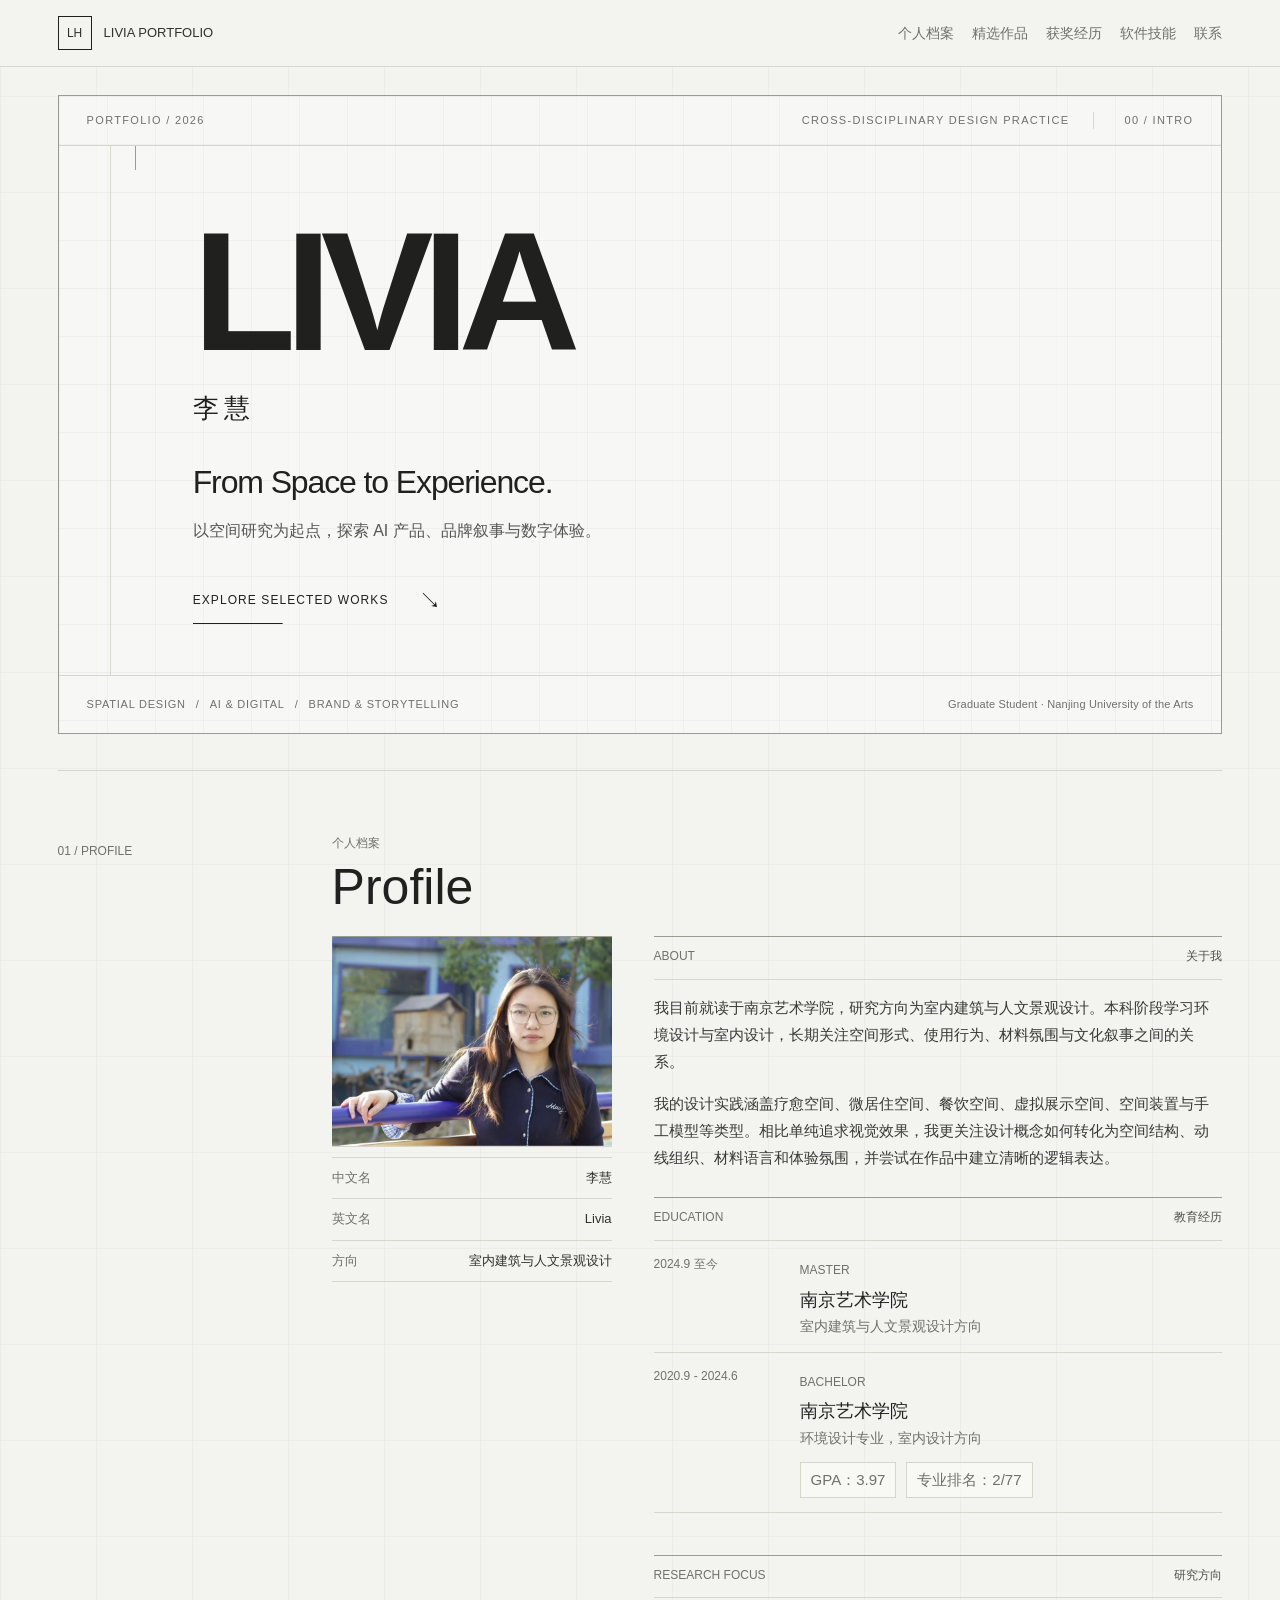
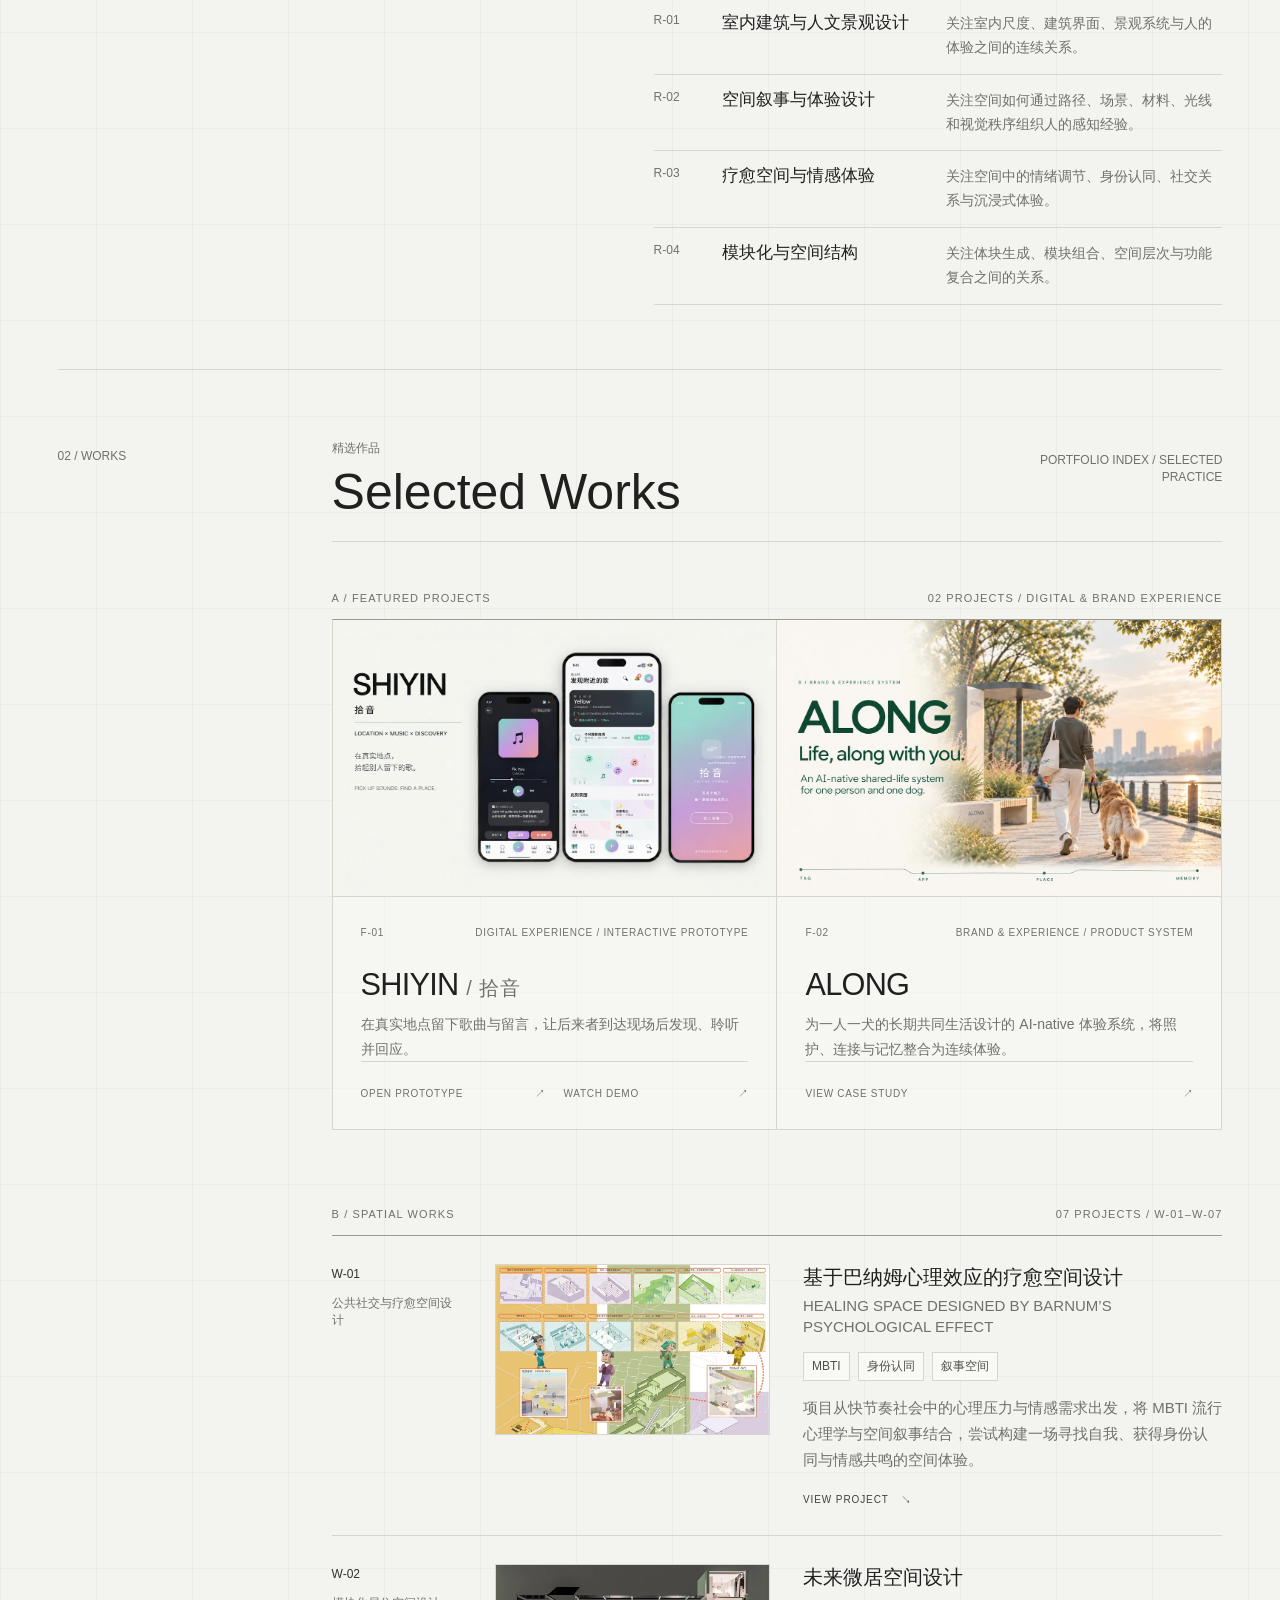
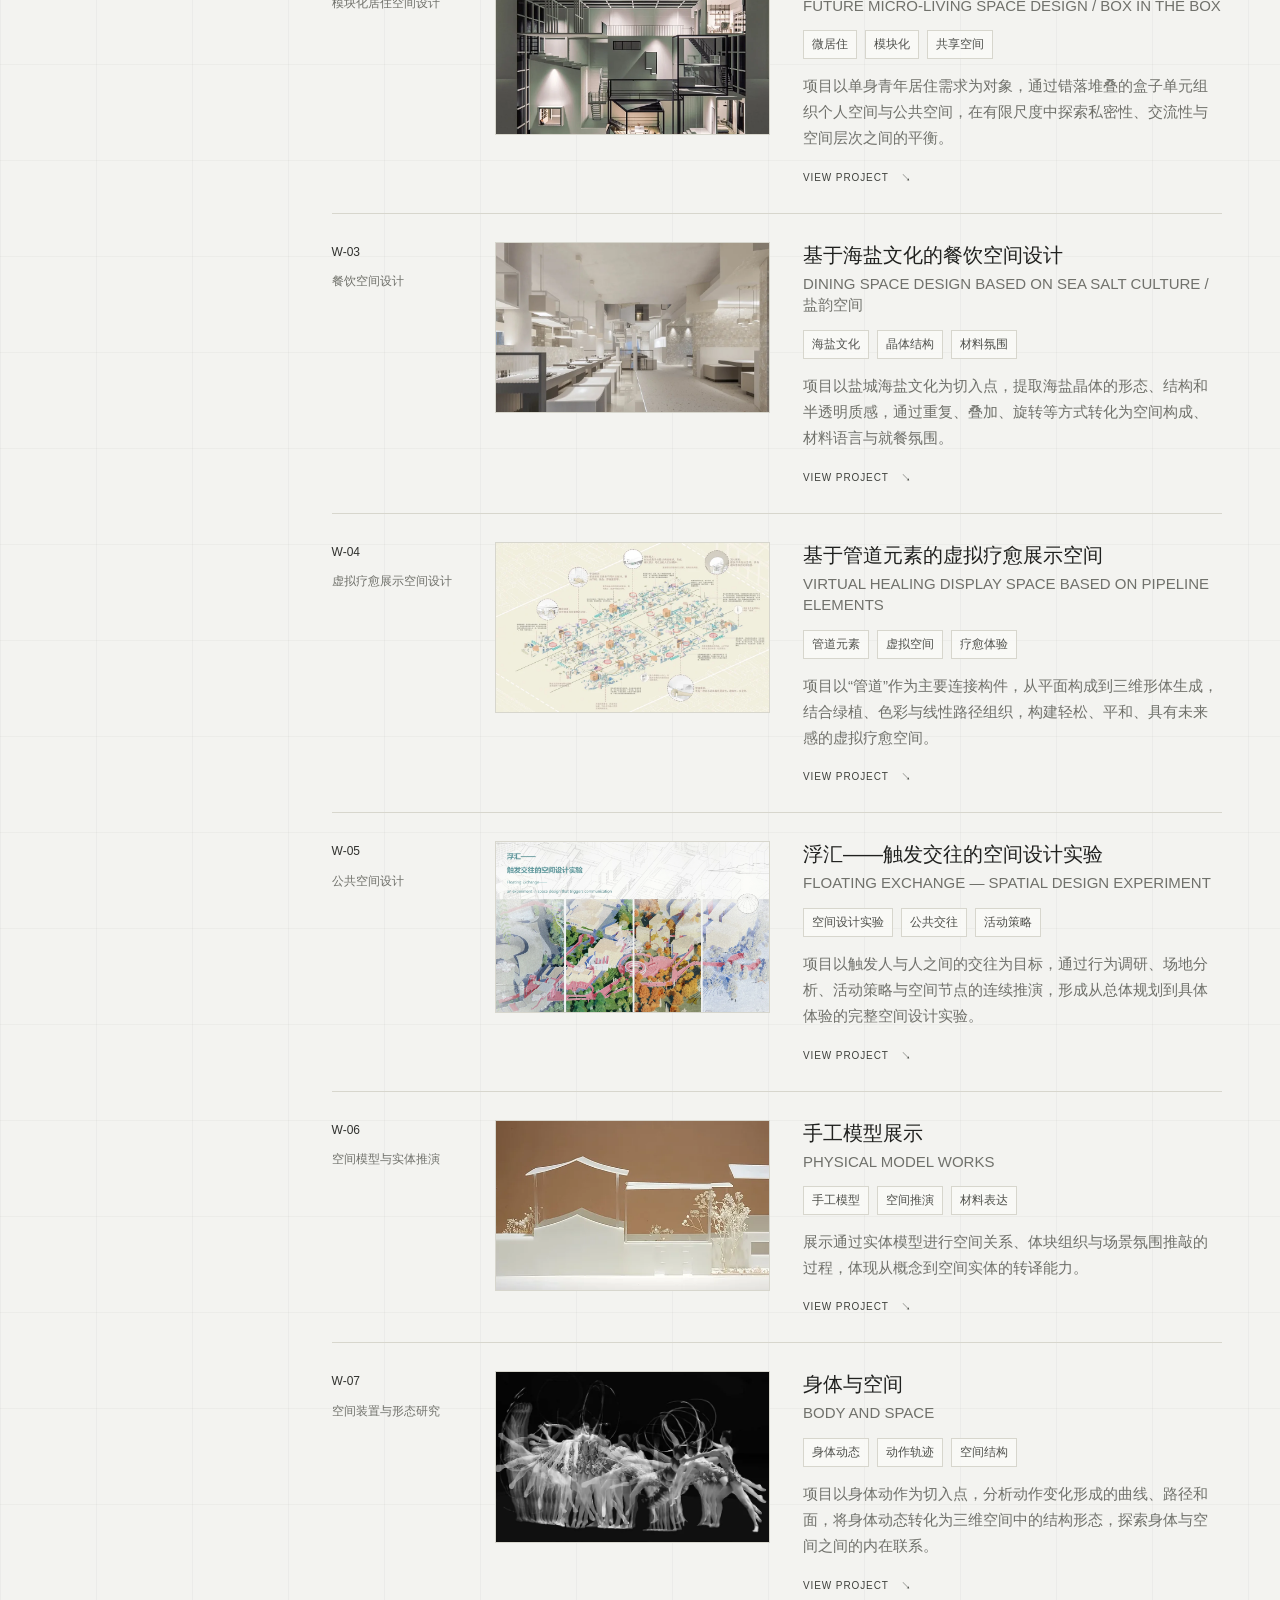
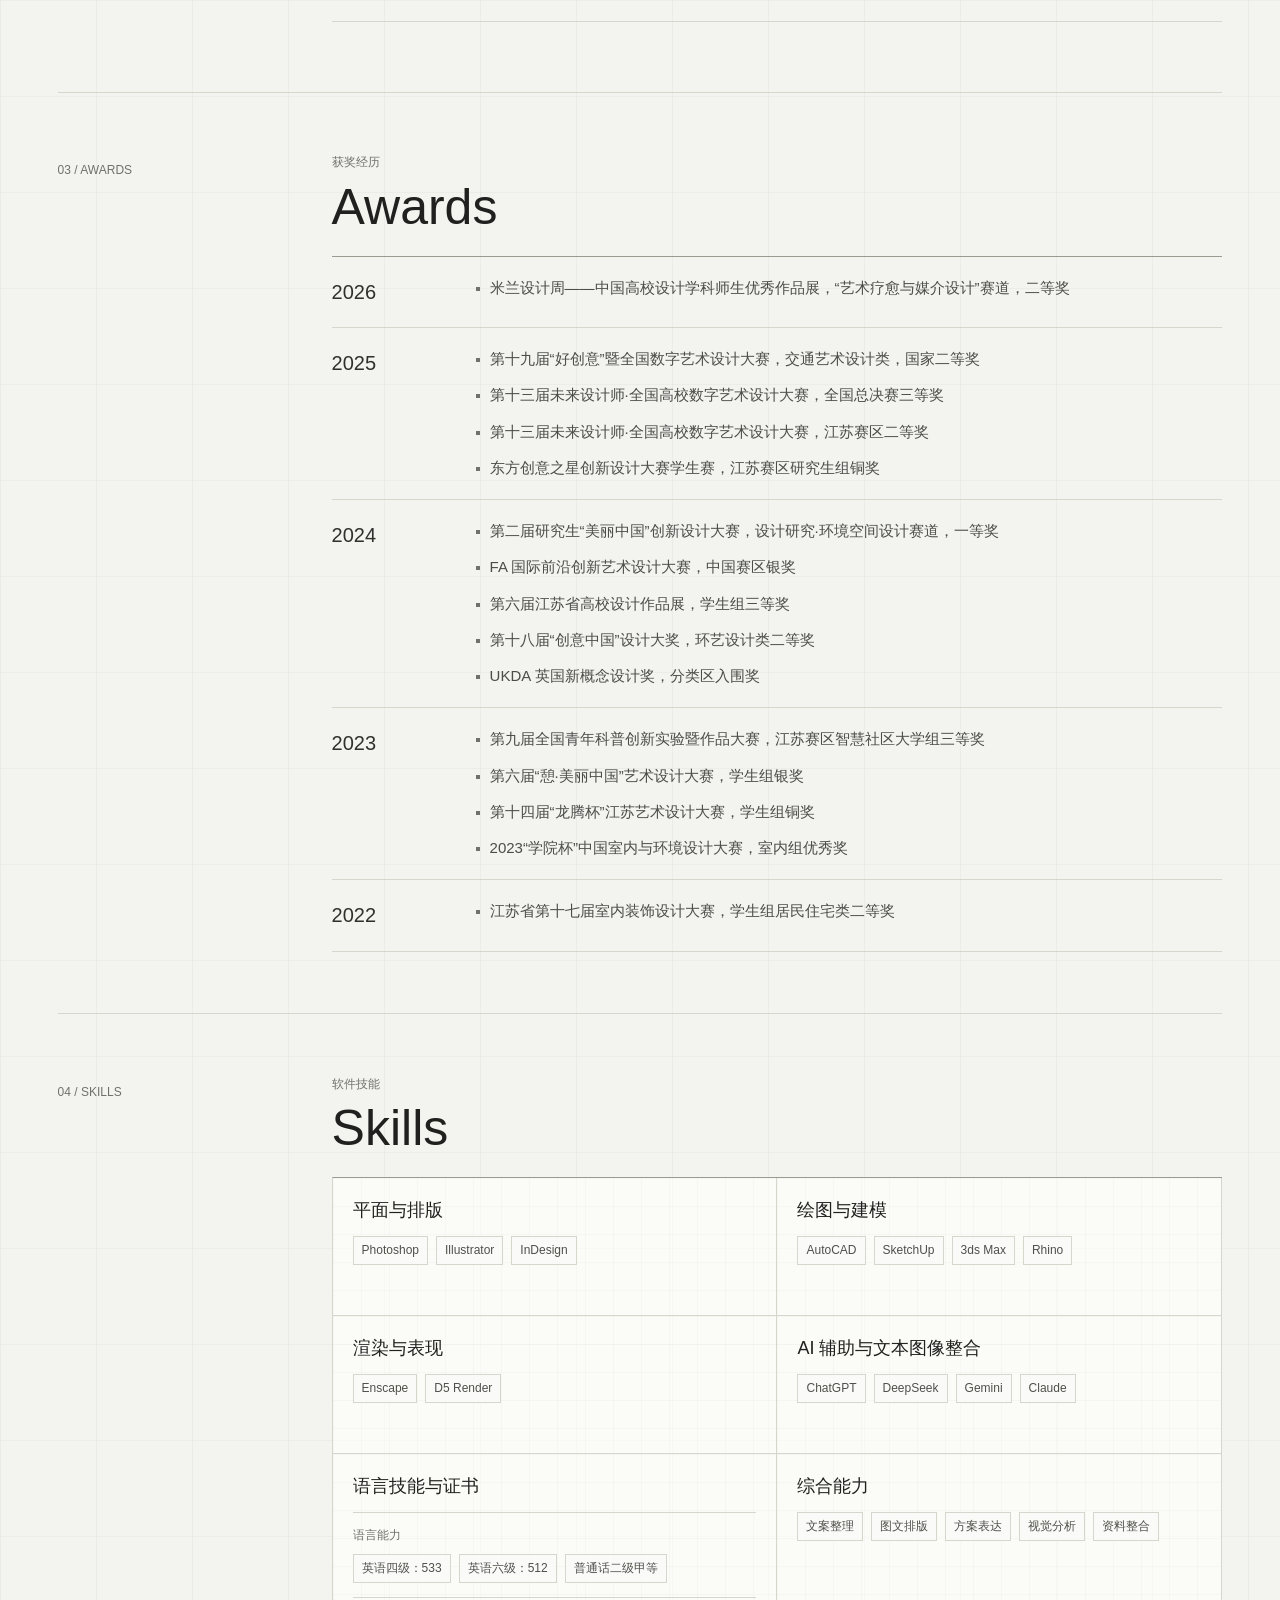
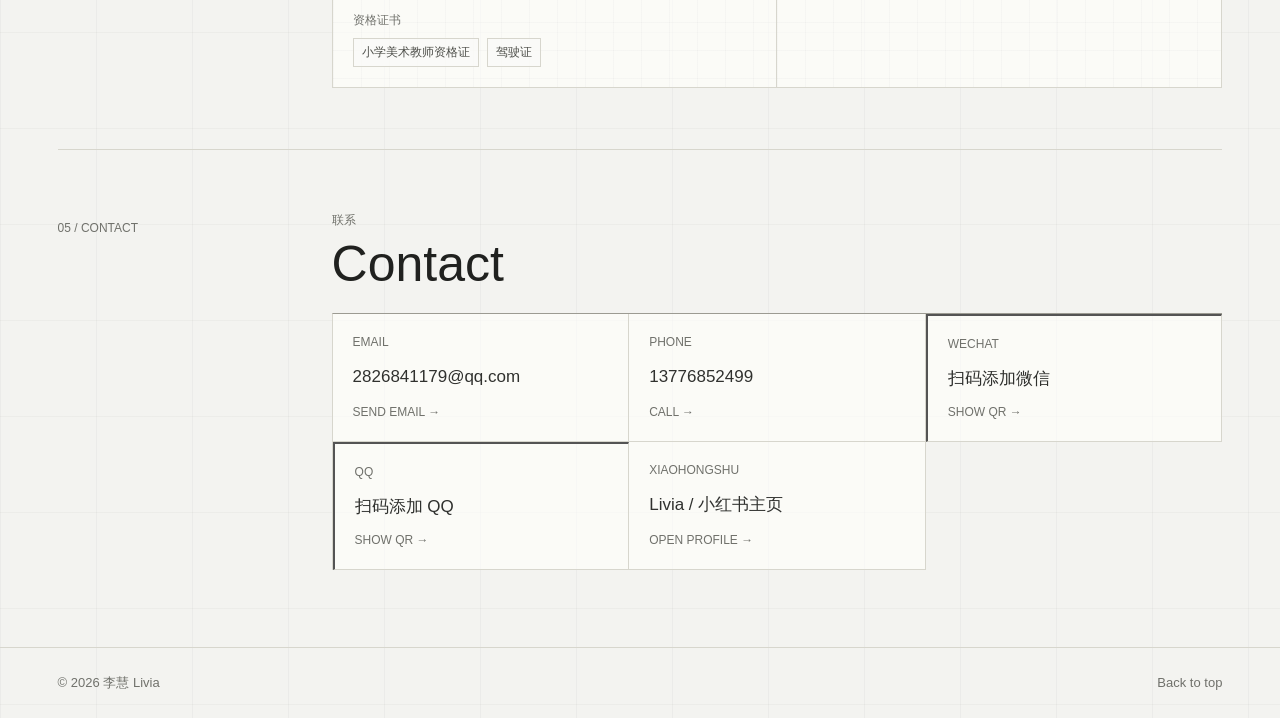
<file: index.html>
<!DOCTYPE html>
<html lang="zh-CN">
<head>
  <meta charset="UTF-8">
  <meta name="viewport" content="width=device-width, initial-scale=1.0">
  <title>李慧 / Livia Portfolio Website</title>
  <meta name="description" content="李慧 / Livia 的个人作品集网站，展示个人简介、教育经历、研究方向、精选作品、获奖经历、软件技能与联系方式。">
  <link rel="icon" href="favicon.svg" type="image/svg+xml">
  <link rel="stylesheet" href="style.css">
</head>
<body>
  <!-- 顶部导航：保留克制的作品集导航，手机端折叠显示 -->
  <header class="site-header">
    <a class="brand" href="#home" aria-label="返回首页">
      <span class="brand-mark">LH</span>
      <span>Livia Portfolio</span>
    </a>

    <button class="nav-toggle" type="button" aria-expanded="false" aria-controls="site-nav" aria-label="打开导航">
      <span></span>
      <span></span>
      <span></span>
    </button>

    <nav class="site-nav" id="site-nav">
      <a href="#profile">个人档案</a>
      <a href="#works">精选作品</a>
      <a href="#awards">获奖经历</a>
      <a href="#skills">软件技能</a>
      <a href="#contact">联系</a>
    </nav>
  </header>

  <main>
    <!-- Hero V2：沿用图纸网格，以姓名、宣言与领域索引建立层级。 -->
    <section class="hero hero-v2" id="home" aria-labelledby="hero-name">
      <div class="hero-sheet">
        <div class="hero-v2-meta hero-enter">
          <p>PORTFOLIO / 2026</p>
          <p>CROSS-DISCIPLINARY DESIGN PRACTICE</p>
          <span class="hero-sheet-number" aria-hidden="true">00 / INTRO</span>
        </div>

        <div class="hero-v2-body">
          <div class="hero-v2-identity">
            <h1 class="hero-v2-name hero-enter" id="hero-name">LIVIA</h1>
            <p class="hero-v2-cn hero-enter">李慧</p>
          </div>
          <div class="hero-v2-message hero-enter">
            <p class="hero-v2-manifesto"><span>From Space</span> <span>to Experience.</span></p>
            <p class="hero-v2-description">以空间研究为起点，探索 AI 产品、品牌叙事与数字体验。</p>
          </div>
          <div class="hero-v2-action hero-enter">
            <a class="hero-explore" href="#works">
              <span>EXPLORE SELECTED WORKS</span>
              <span class="hero-explore-arrow" aria-hidden="true">↘</span>
            </a>
          </div>
        </div>

        <div class="hero-v2-footer hero-enter">
          <p class="hero-v2-domains"><span>SPATIAL DESIGN</span><span aria-hidden="true">/</span><span>AI &amp; DIGITAL</span><span aria-hidden="true">/</span><span>BRAND &amp; STORYTELLING</span></p>
          <p class="hero-v2-affiliation">Graduate Student · Nanjing University of the Arts</p>
        </div>
      </div>
    </section>

    <section class="content-section section-grid profile-section" id="profile">
      <div class="section-label">01 / Profile</div>
      <div class="section-content">
        <p class="eyebrow">个人档案</p>
        <h2>Profile</h2>

        <!-- Profile：合并关于我、教育经历与研究方向，减少首页开头信息的分散感 -->
        <div class="profile-layout">
          <aside class="profile-panel">
            <figure class="profile-image">
              <img src="assets/images/profile.webp" alt="李慧 Livia 个人照片">
            </figure>
            <dl class="profile-info">
              <div>
                <dt>中文名</dt>
                <dd>李慧</dd>
              </div>
              <div>
                <dt>英文名</dt>
                <dd>Livia</dd>
              </div>
              <div>
                <dt>方向</dt>
                <dd>室内建筑与人文景观设计</dd>
              </div>
            </dl>
          </aside>

          <div class="profile-main">
            <section class="profile-block">
              <div class="profile-block-heading">
                <span>About</span>
                <span>关于我</span>
              </div>
              <div class="text-block profile-about-text">
                <p>
                  我目前就读于南京艺术学院，研究方向为室内建筑与人文景观设计。本科阶段学习环境设计与室内设计，长期关注空间形式、使用行为、材料氛围与文化叙事之间的关系。
                </p>
                <p>
                  我的设计实践涵盖疗愈空间、微居住空间、餐饮空间、虚拟展示空间、空间装置与手工模型等类型。相比单纯追求视觉效果，我更关注设计概念如何转化为空间结构、动线组织、材料语言和体验氛围，并尝试在作品中建立清晰的逻辑表达。
                </p>
              </div>
            </section>

            <section class="profile-block">
              <div class="profile-block-heading">
                <span>Education</span>
                <span>教育经历</span>
              </div>
              <div class="education-compact">
                <article class="education-item">
                  <div class="education-time">2024.9 至今</div>
                  <div class="education-body">
                    <span class="card-number">Master</span>
                    <h3>南京艺术学院</h3>
                    <p>室内建筑与人文景观设计方向</p>
                  </div>
                </article>

                <article class="education-item">
                  <div class="education-time">2020.9 - 2024.6</div>
                  <div class="education-body">
                    <span class="card-number">Bachelor</span>
                    <h3>南京艺术学院</h3>
                    <p>环境设计专业，室内设计方向</p>
                    <div class="meta-list">
                      <span>GPA：3.97</span>
                      <span>专业排名：2/77</span>
                    </div>
                  </div>
                </article>
              </div>
            </section>
          </div>

          <section class="profile-block profile-research">
            <div class="profile-block-heading">
              <span>Research Focus</span>
              <span>研究方向</span>
            </div>
            <div class="research-list">
              <article class="research-mini-card">
                <span class="card-number">R-01</span>
                <h3>室内建筑与人文景观设计</h3>
                <p>关注室内尺度、建筑界面、景观系统与人的体验之间的连续关系。</p>
              </article>

              <article class="research-mini-card">
                <span class="card-number">R-02</span>
                <h3>空间叙事与体验设计</h3>
                <p>关注空间如何通过路径、场景、材料、光线和视觉秩序组织人的感知经验。</p>
              </article>

              <article class="research-mini-card">
                <span class="card-number">R-03</span>
                <h3>疗愈空间与情感体验</h3>
                <p>关注空间中的情绪调节、身份认同、社交关系与沉浸式体验。</p>
              </article>

              <article class="research-mini-card">
                <span class="card-number">R-04</span>
                <h3>模块化与空间结构</h3>
                <p>关注体块生成、模块组合、空间层次与功能复合之间的关系。</p>
              </article>
            </div>
          </section>
        </div>
      </div>
    </section>

    <section class="content-section section-grid works-section" id="works">
      <div class="section-label">02 / Works</div>
      <div class="section-content">
        <div class="section-heading-row">
          <div>
            <p class="eyebrow">精选作品</p>
            <h2>Selected Works</h2>
          </div>
          <p class="section-note">Portfolio Index / Selected Practice</p>
        </div>

          <section class="works-group featured-projects" aria-labelledby="featured-projects-title">
            <div class="works-subsection-heading">
              <h3 id="featured-projects-title">A / Featured Projects</h3>
              <p>02 Projects / Digital &amp; Brand Experience</p>
            </div>

            <div class="featured-grid">
              <article class="featured-card featured-card--shiyin">
                <a class="featured-media featured-primary-link" href="https://shiyin.liviahui.cn/" target="_blank" rel="noopener noreferrer" aria-label="打开 SHIYIN 拾音线上原型">
                  <img src="assets/images/shiyin-cover.webp" alt="SHIYIN 拾音：地点与音乐探索界面" loading="lazy">
                </a>
                <div class="featured-card-body">
                  <div class="featured-meta"><span>F-01</span><span>Digital Experience / Interactive Prototype</span></div>
                  <h4><a class="featured-title-link" href="https://shiyin.liviahui.cn/" target="_blank" rel="noopener noreferrer">SHIYIN <span>/ 拾音</span></a></h4>
                  <p>在真实地点留下歌曲与留言，让后来者到达现场后发现、聆听并回应。</p>
                  <div class="featured-actions">
                    <a class="featured-status" href="https://shiyin.liviahui.cn/" target="_blank" rel="noopener noreferrer"><span>Open Prototype</span><strong aria-hidden="true">↗</strong></a>
                    <a class="featured-status" href="SHIYIN_Demo.mp4" target="_blank" rel="noopener noreferrer"><span>Watch Demo</span><strong aria-hidden="true">↗</strong></a>
                  </div>
                </div>
              </article>

              <a class="featured-card featured-card--along" href="projects/along.html">
                <figure class="featured-media">
                  <img src="assets/images/along-cover.webp" alt="ALONG 项目封面：暮色沿岸，一人一犬同行" loading="lazy">
                </figure>
                <div class="featured-card-body">
                  <div class="featured-meta"><span>F-02</span><span>Brand &amp; Experience / Product System</span></div>
                  <h4>ALONG</h4>
                  <p>为一人一犬的长期共同生活设计的 AI-native 体验系统，将照护、连接与记忆整合为连续体验。</p>
                  <span class="featured-status"><span>View Case Study</span><strong aria-hidden="true">↗</strong></span>
                </div>
              </a>
            </div>
          </section>

        <section class="works-group spatial-projects" aria-labelledby="spatial-projects-title">
          <div class="works-subsection-heading">
            <h3 id="spatial-projects-title">B / Spatial Works</h3>
            <p>07 Projects / W-01–W-07</p>
          </div>

          <div class="work-directory">
            <a class="work-card" href="projects/work-01.html">
              <div class="work-index"><span>W-01</span><span>公共社交与疗愈空间设计</span></div>
              <figure class="work-image-frame">
                <img class="work-preview-image managed-image" src="assets/images/work-01-cover.webp" alt="基于巴纳姆心理效应的疗愈空间设计">
                <span>IMAGE PENDING</span>
              </figure>
              <div class="work-text">
                <h3>基于巴纳姆心理效应的疗愈空间设计</h3>
                <p class="work-title-en">Healing Space Designed by Barnum’s Psychological Effect</p>
                <div class="tag-list"><span>MBTI</span><span>身份认同</span><span>叙事空间</span></div>
                <p class="work-summary">项目从快节奏社会中的心理压力与情感需求出发，将 MBTI 流行心理学与空间叙事结合，尝试构建一场寻找自我、获得身份认同与情感共鸣的空间体验。</p>
                <span class="work-view">View Project <span aria-hidden="true">↘</span></span>
              </div>
            </a>

            <a class="work-card" href="projects/work-02.html">
              <div class="work-index"><span>W-02</span><span>模块化居住空间设计</span></div>
              <figure class="work-image-frame">
                <img class="work-preview-image managed-image" src="assets/images/work-02-cover.webp" alt="未来微居空间设计">
                <span>IMAGE PENDING</span>
              </figure>
              <div class="work-text">
                <h3>未来微居空间设计</h3>
                <p class="work-title-en">Future Micro-Living Space Design / BOX IN THE BOX</p>
                <div class="tag-list"><span>微居住</span><span>模块化</span><span>共享空间</span></div>
                <p class="work-summary">项目以单身青年居住需求为对象，通过错落堆叠的盒子单元组织个人空间与公共空间，在有限尺度中探索私密性、交流性与空间层次之间的平衡。</p>
                <span class="work-view">View Project <span aria-hidden="true">↘</span></span>
              </div>
            </a>

            <a class="work-card" href="projects/work-03.html">
              <div class="work-index"><span>W-03</span><span>餐饮空间设计</span></div>
              <figure class="work-image-frame">
                <img class="work-preview-image managed-image" src="assets/images/work-03-cover.webp" alt="基于海盐文化的餐饮空间设计">
                <span>IMAGE PENDING</span>
              </figure>
              <div class="work-text">
                <h3>基于海盐文化的餐饮空间设计</h3>
                <p class="work-title-en">Dining Space Design Based on Sea Salt Culture / 盐韵空间</p>
                <div class="tag-list"><span>海盐文化</span><span>晶体结构</span><span>材料氛围</span></div>
                <p class="work-summary">项目以盐城海盐文化为切入点，提取海盐晶体的形态、结构和半透明质感，通过重复、叠加、旋转等方式转化为空间构成、材料语言与就餐氛围。</p>
                <span class="work-view">View Project <span aria-hidden="true">↘</span></span>
              </div>
            </a>

            <a class="work-card" href="projects/work-04.html">
              <div class="work-index"><span>W-04</span><span>虚拟疗愈展示空间设计</span></div>
              <figure class="work-image-frame">
                <img class="work-preview-image managed-image" src="assets/images/work-04-cover.webp" alt="基于管道元素的虚拟疗愈展示空间">
                <span>IMAGE PENDING</span>
              </figure>
              <div class="work-text">
                <h3>基于管道元素的虚拟疗愈展示空间</h3>
                <p class="work-title-en">Virtual Healing Display Space Based on Pipeline Elements</p>
                <div class="tag-list"><span>管道元素</span><span>虚拟空间</span><span>疗愈体验</span></div>
                <p class="work-summary">项目以“管道”作为主要连接构件，从平面构成到三维形体生成，结合绿植、色彩与线性路径组织，构建轻松、平和、具有未来感的虚拟疗愈空间。</p>
                <span class="work-view">View Project <span aria-hidden="true">↘</span></span>
              </div>
            </a>

            <a class="work-card" href="projects/fuhui.html">
              <div class="work-index"><span>W-05</span><span>公共空间设计</span></div>
              <figure class="work-image-frame">
                <img class="work-preview-image managed-image" src="assets/images/fuhui-pages/fuhui-board-01.webp" alt="浮汇——触发交往的空间设计实验">
                <span>IMAGE PENDING</span>
              </figure>
              <div class="work-text">
                <h3>浮汇——触发交往的空间设计实验</h3>
                <p class="work-title-en">Floating Exchange — Spatial Design Experiment</p>
                <div class="tag-list"><span>空间设计实验</span><span>公共交往</span><span>活动策略</span></div>
                <p class="work-summary">项目以触发人与人之间的交往为目标，通过行为调研、场地分析、活动策略与空间节点的连续推演，形成从总体规划到具体体验的完整空间设计实验。</p>
                <span class="work-view">View Project <span aria-hidden="true">↘</span></span>
              </div>
            </a>

            <a class="work-card" href="projects/work-06.html">
              <div class="work-index"><span>W-06</span><span>空间模型与实体推演</span></div>
              <figure class="work-image-frame">
                <img class="work-preview-image managed-image" src="assets/images/work-06-cover.webp" alt="手工模型展示">
                <span>IMAGE PENDING</span>
              </figure>
              <div class="work-text">
                <h3>手工模型展示</h3>
                <p class="work-title-en">Physical Model Works</p>
                <div class="tag-list"><span>手工模型</span><span>空间推演</span><span>材料表达</span></div>
                <p class="work-summary">展示通过实体模型进行空间关系、体块组织与场景氛围推敲的过程，体现从概念到空间实体的转译能力。</p>
                <span class="work-view">View Project <span aria-hidden="true">↘</span></span>
              </div>
            </a>

            <a class="work-card" href="projects/work-07.html">
              <div class="work-index"><span>W-07</span><span>空间装置与形态研究</span></div>
              <figure class="work-image-frame">
                <img class="work-preview-image managed-image" src="assets/images/work-07-cover.webp" alt="身体与空间">
                <span>IMAGE PENDING</span>
              </figure>
              <div class="work-text">
                <h3>身体与空间</h3>
                <p class="work-title-en">Body and Space</p>
                <div class="tag-list"><span>身体动态</span><span>动作轨迹</span><span>空间结构</span></div>
                <p class="work-summary">项目以身体动作为切入点，分析动作变化形成的曲线、路径和面，将身体动态转化为三维空间中的结构形态，探索身体与空间之间的内在联系。</p>
                <span class="work-view">View Project <span aria-hidden="true">↘</span></span>
              </div>
            </a>
          </div>
        </section>
      </div>
    </section>

    <section class="content-section section-grid compact-section awards-section" id="awards">
      <div class="section-label">03 / Awards</div>
      <div class="section-content">
        <p class="eyebrow">获奖经历</p>
        <h2>Awards</h2>

        <!-- 获奖经历：按年份倒序排列，左侧年份，右侧奖项 -->
        <div class="awards-timeline">
          <article class="award-year">
            <h3>2026</h3>
            <ul>
              <li>米兰设计周——中国高校设计学科师生优秀作品展，“艺术疗愈与媒介设计”赛道，二等奖</li>
            </ul>
          </article>

          <article class="award-year">
            <h3>2025</h3>
            <ul>
              <li>第十九届“好创意”暨全国数字艺术设计大赛，交通艺术设计类，国家二等奖</li>
              <li>第十三届未来设计师·全国高校数字艺术设计大赛，全国总决赛三等奖</li>
              <li>第十三届未来设计师·全国高校数字艺术设计大赛，江苏赛区二等奖</li>
              <li>东方创意之星创新设计大赛学生赛，江苏赛区研究生组铜奖</li>
            </ul>
          </article>

          <article class="award-year">
            <h3>2024</h3>
            <ul>
              <li>第二届研究生“美丽中国”创新设计大赛，设计研究·环境空间设计赛道，一等奖</li>
              <li>FA 国际前沿创新艺术设计大赛，中国赛区银奖</li>
              <li>第六届江苏省高校设计作品展，学生组三等奖</li>
              <li>第十八届“创意中国”设计大奖，环艺设计类二等奖</li>
              <li>UKDA 英国新概念设计奖，分类区入围奖</li>
            </ul>
          </article>

          <article class="award-year">
            <h3>2023</h3>
            <ul>
              <li>第九届全国青年科普创新实验暨作品大赛，江苏赛区智慧社区大学组三等奖</li>
              <li>第六届“憩·美丽中国”艺术设计大赛，学生组银奖</li>
              <li>第十四届“龙腾杯”江苏艺术设计大赛，学生组铜奖</li>
              <li>2023“学院杯”中国室内与环境设计大赛，室内组优秀奖</li>
            </ul>
          </article>

          <article class="award-year">
            <h3>2022</h3>
            <ul>
              <li>江苏省第十七届室内装饰设计大赛，学生组居民住宅类二等奖</li>
            </ul>
          </article>
        </div>
      </div>
    </section>

    <section class="content-section section-grid compact-section skills-section" id="skills">
      <div class="section-label">04 / Skills</div>
      <div class="section-content">
        <p class="eyebrow">软件技能</p>
        <h2>Skills</h2>

        <!-- 技能分组表达，避免堆成一排标签 -->
        <div class="skills-grid">
          <article class="skill-group">
            <h3>平面与排版</h3>
            <div class="skill-tags">
              <span>Photoshop</span>
              <span>Illustrator</span>
              <span>InDesign</span>
            </div>
          </article>

          <article class="skill-group">
            <h3>绘图与建模</h3>
            <div class="skill-tags">
              <span>AutoCAD</span>
              <span>SketchUp</span>
              <span>3ds Max</span>
              <span>Rhino</span>
            </div>
          </article>

          <article class="skill-group">
            <h3>渲染与表现</h3>
            <div class="skill-tags">
              <span>Enscape</span>
              <span>D5 Render</span>
            </div>
          </article>

          <article class="skill-group">
            <h3>AI 辅助与文本图像整合</h3>
            <div class="skill-tags">
              <span>ChatGPT</span>
              <span>DeepSeek</span>
              <span>Gemini</span>
              <span>Claude</span>
            </div>
          </article>

          <article class="skill-group">
            <h3>语言技能与证书</h3>
            <div class="skill-subgroup">
              <h4>语言能力</h4>
              <div class="skill-tags">
                <span>英语四级：533</span>
                <span>英语六级：512</span>
                <span>普通话二级甲等</span>
              </div>
            </div>
            <div class="skill-subgroup">
              <h4>资格证书</h4>
              <div class="skill-tags">
                <span>小学美术教师资格证</span>
                <span>驾驶证</span>
              </div>
            </div>
          </article>

          <article class="skill-group">
            <h3>综合能力</h3>
            <div class="skill-tags">
              <span>文案整理</span>
              <span>图文排版</span>
              <span>方案表达</span>
              <span>视觉分析</span>
              <span>资料整合</span>
            </div>
          </article>
        </div>
      </div>
    </section>

    <section class="content-section section-grid contact-section" id="contact">
      <div class="section-label">05 / Contact</div>
      <div class="section-content">
        <p class="eyebrow">联系</p>
        <h2>Contact</h2>
        <div class="contact-grid">
          <a class="contact-card" href="mailto:2826841179@qq.com">
            <span>Email</span>
            <strong>2826841179@qq.com</strong>
            <em>Send Email →</em>
          </a>
          <a class="contact-card" href="tel:13776852499">
            <span>Phone</span>
            <strong>13776852499</strong>
            <em>Call →</em>
          </a>
          <button class="contact-card" type="button" data-qr-open="wechat">
            <span>WeChat</span>
            <strong>扫码添加微信</strong>
            <em>Show QR →</em>
          </button>
          <button class="contact-card" type="button" data-qr-open="qq">
            <span>QQ</span>
            <strong>扫码添加 QQ</strong>
            <em>Show QR →</em>
          </button>
          <a class="contact-card" href="https://www.xiaohongshu.com/user/profile/599ee4b650c4b4029b82e7ce" target="_blank" rel="noopener noreferrer">
            <span>Xiaohongshu</span>
            <strong>Livia / 小红书主页</strong>
            <em>Open Profile →</em>
          </a>
        </div>
      </div>
    </section>

    <div class="qr-modal" id="qr-modal" aria-hidden="true">
      <div class="qr-modal-backdrop" data-qr-close></div>
      <div class="qr-modal-panel" role="dialog" aria-modal="true" aria-labelledby="qr-modal-title">
        <button class="qr-modal-close" type="button" aria-label="关闭二维码弹窗" data-qr-close>×</button>
        <p class="eyebrow" id="qr-modal-title">WeChat</p>
        <h2>Scan to connect</h2>
        <figure class="qr-frame" data-qr-frame>
          <img class="managed-image" src="assets/images/wechat-qr.webp" alt="WeChat 二维码" data-qr-image>
          <span>IMAGE PENDING</span>
        </figure>
      </div>
    </div>
  </main>

  <footer class="site-footer">
    <span>© 2026 李慧 Livia</span>
    <a href="#home">Back to top</a>
  </footer>

  <script src="script.js"></script>
</body>
</html>
</file>
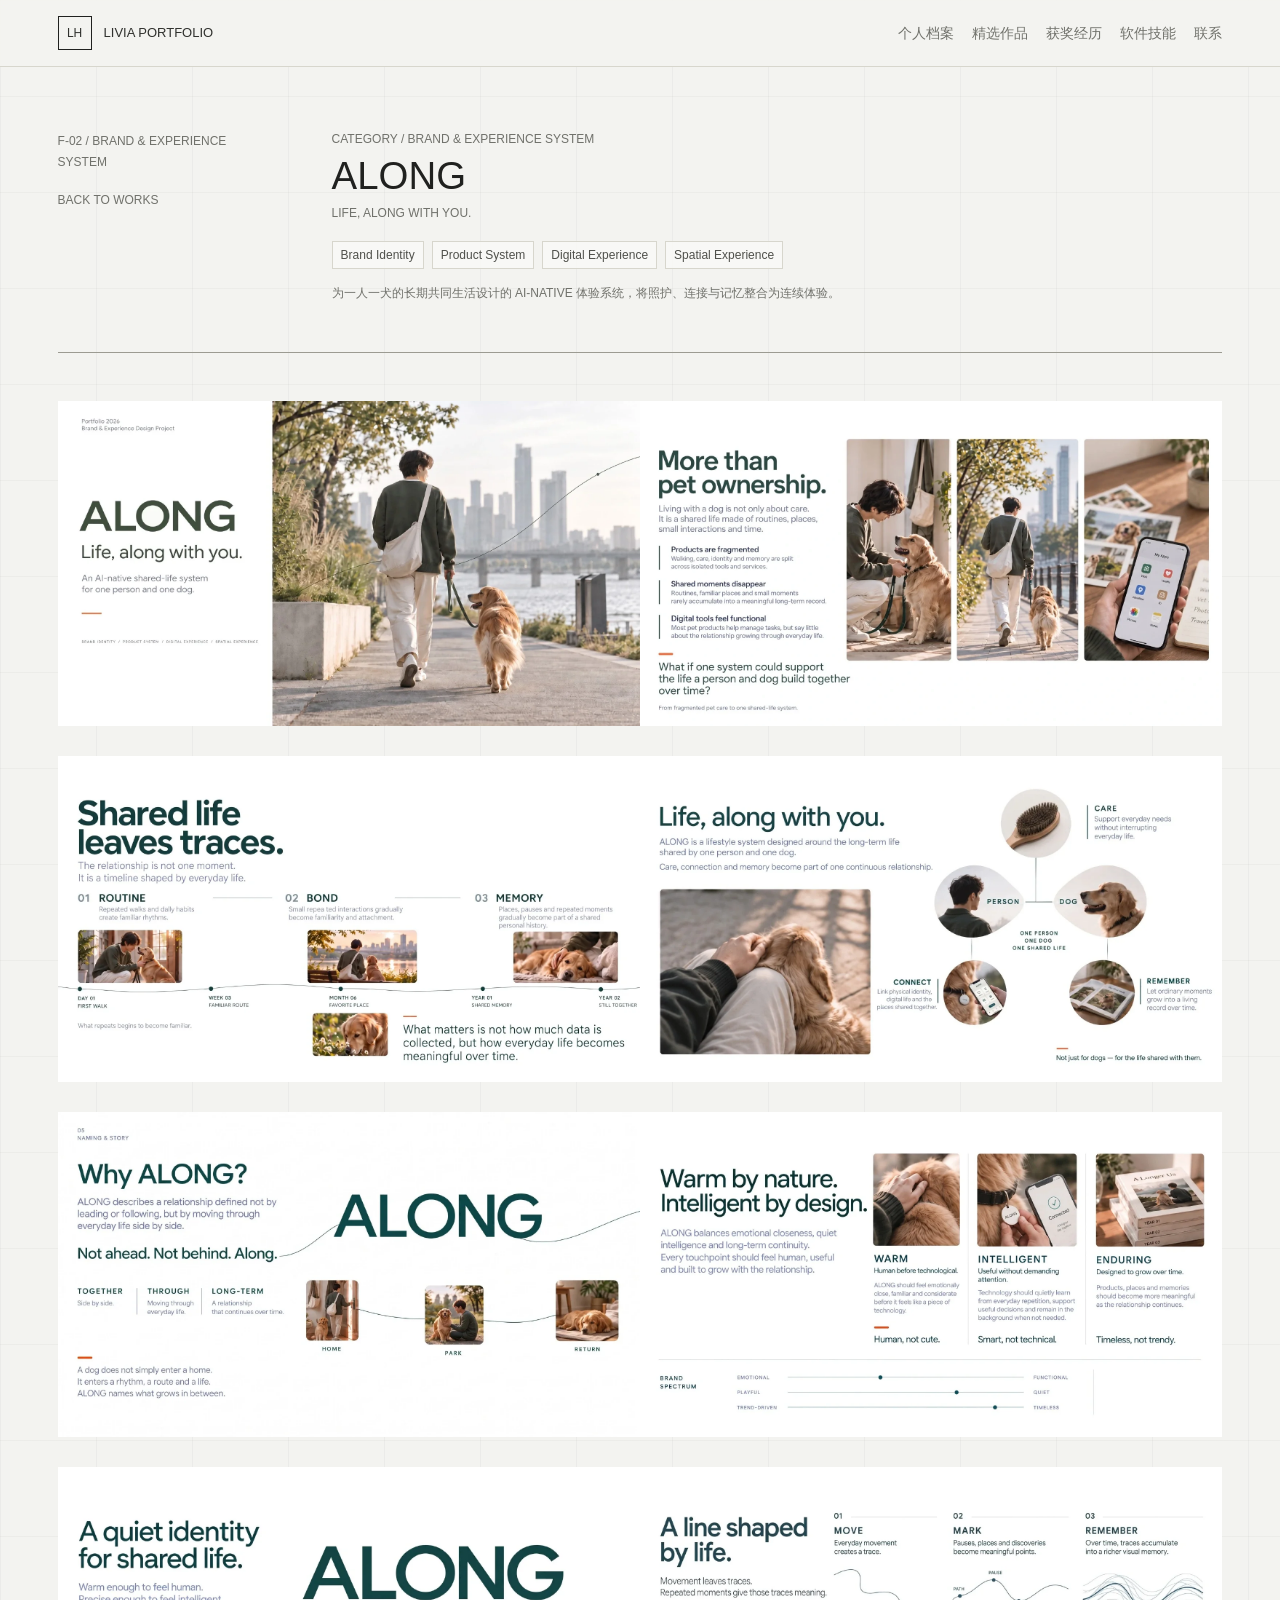
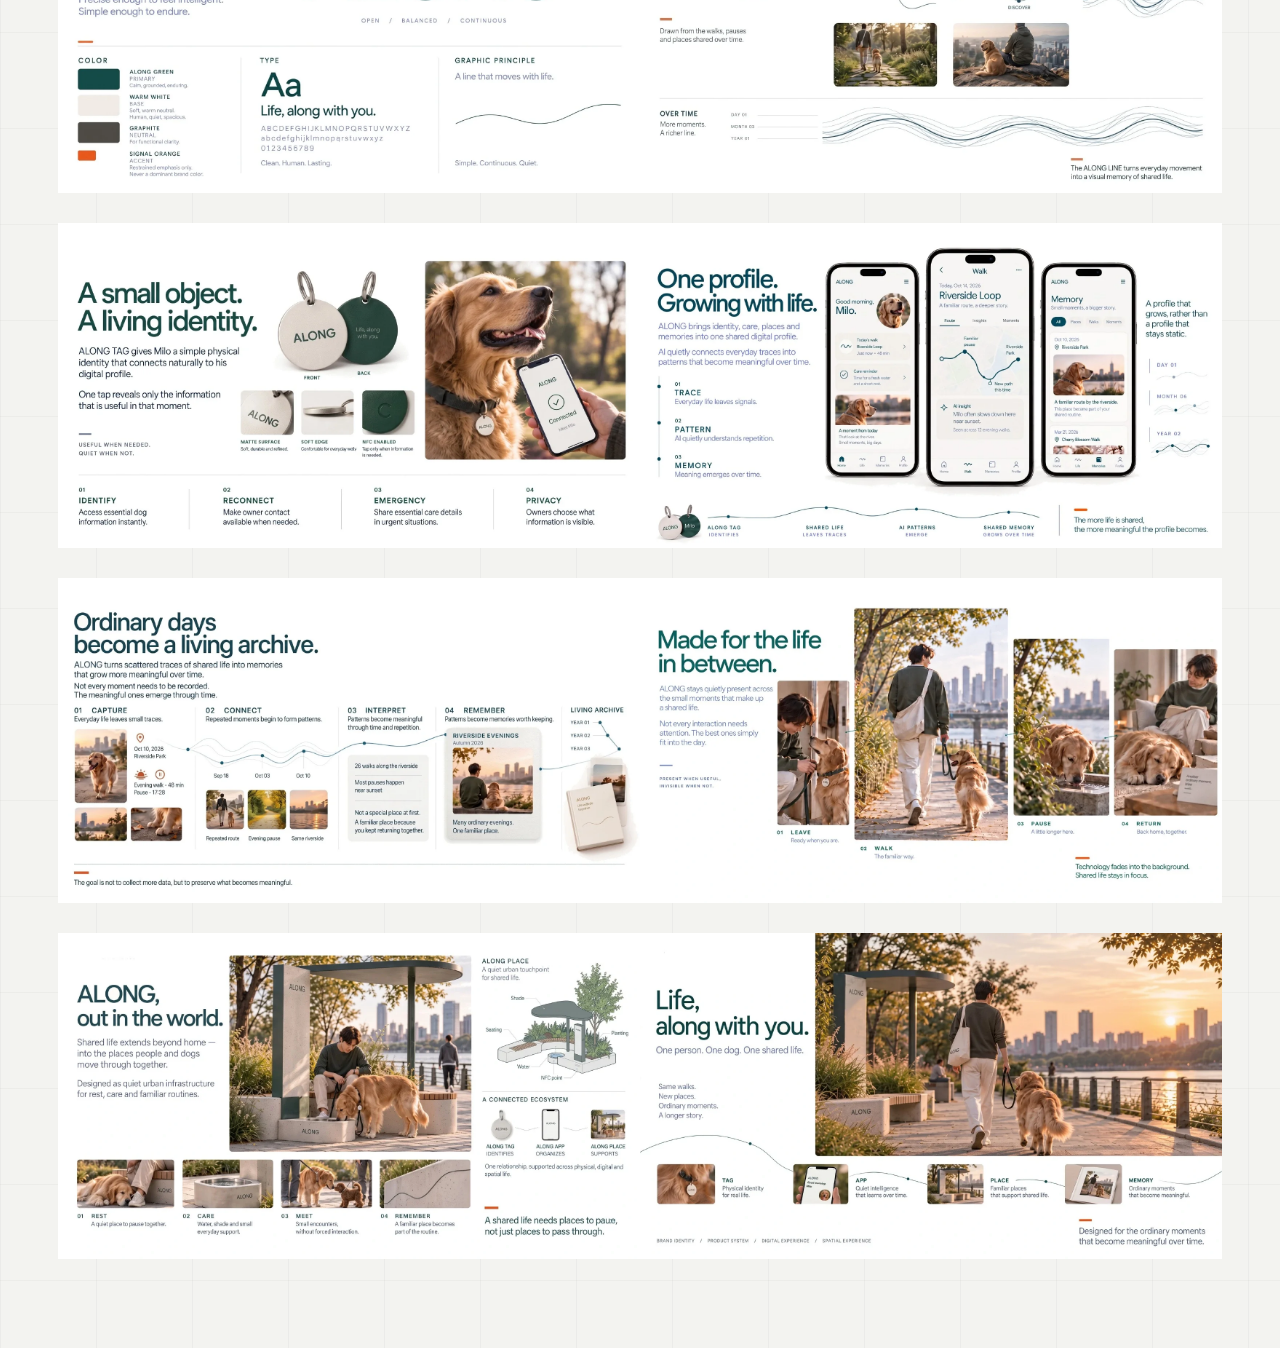
<file: projects/along.html>
<!DOCTYPE html>
<html lang="en">
<head>
  <meta charset="UTF-8">
  <meta name="viewport" content="width=device-width, initial-scale=1.0">
  <title>ALONG / Livia Portfolio</title>
  <link rel="icon" href="../favicon.svg" type="image/svg+xml">
  <link rel="stylesheet" href="../style.css?v=along-case-1">
</head>
<body>
  <header class="site-header">
    <a class="brand" href="../index.html#home" aria-label="Back to home">
      <span class="brand-mark">LH</span>
      <span>Livia Portfolio</span>
    </a>
    <button class="nav-toggle" type="button" aria-expanded="false" aria-controls="site-nav" aria-label="Open navigation"><span></span><span></span><span></span></button>
    <nav class="site-nav" id="site-nav">
      <a href="../index.html#profile">个人档案</a>
      <a href="../index.html#works">精选作品</a>
      <a href="../index.html#awards">获奖经历</a>
      <a href="../index.html#skills">软件技能</a>
      <a href="../index.html#contact">联系</a>
    </nav>
  </header>

  <main class="project-page along-case-study">
    <section class="project-hero">
      <div>
        <p class="project-kicker">F-02 / Brand &amp; Experience System</p>
        <a class="project-back" href="../index.html#works">Back to works</a>
      </div>
      <div class="project-title">
        <p class="eyebrow">Category / Brand &amp; Experience System</p>
        <h1>ALONG</h1>
        <p class="work-title-en">Life, along with you.</p>
        <div class="tag-list"><span>Brand Identity</span><span>Product System</span><span>Digital Experience</span><span>Spatial Experience</span></div>
        <p class="project-meta">为一人一犬的长期共同生活设计的 AI-native 体验系统，将照护、连接与记忆整合为连续体验。</p>
      </div>
    </section>

    <section class="detail-gallery along-gallery" aria-label="ALONG case study pages">
      <div class="along-spread">
        <figure class="detail-image-frame has-image"><img src="../assets/images/along-pages/along-page-01.webp" alt="ALONG case study page 01"></figure>
        <figure class="detail-image-frame has-image"><img src="../assets/images/along-pages/along-page-02.webp" alt="ALONG case study page 02" loading="lazy"></figure>
      </div>
      <div class="along-spread">
        <figure class="detail-image-frame has-image"><img src="../assets/images/along-pages/along-page-03.webp" alt="ALONG case study page 03" loading="lazy"></figure>
        <figure class="detail-image-frame has-image"><img src="../assets/images/along-pages/along-page-04.webp" alt="ALONG case study page 04" loading="lazy"></figure>
      </div>
      <div class="along-spread">
        <figure class="detail-image-frame has-image"><img src="../assets/images/along-pages/along-page-05.webp" alt="ALONG case study page 05" loading="lazy"></figure>
        <figure class="detail-image-frame has-image"><img src="../assets/images/along-pages/along-page-06.webp" alt="ALONG case study page 06" loading="lazy"></figure>
      </div>
      <div class="along-spread">
        <figure class="detail-image-frame has-image"><img src="../assets/images/along-pages/along-page-07.webp" alt="ALONG case study page 07" loading="lazy"></figure>
        <figure class="detail-image-frame has-image"><img src="../assets/images/along-pages/along-page-08.webp" alt="ALONG case study page 08" loading="lazy"></figure>
      </div>
      <div class="along-spread">
        <figure class="detail-image-frame has-image"><img src="../assets/images/along-pages/along-page-09.webp" alt="ALONG case study page 09" loading="lazy"></figure>
        <figure class="detail-image-frame has-image"><img src="../assets/images/along-pages/along-page-10.webp" alt="ALONG case study page 10" loading="lazy"></figure>
      </div>
      <div class="along-spread">
        <figure class="detail-image-frame has-image"><img src="../assets/images/along-pages/along-page-11.webp" alt="ALONG case study page 11" loading="lazy"></figure>
        <figure class="detail-image-frame has-image"><img src="../assets/images/along-pages/along-page-12.webp" alt="ALONG case study page 12" loading="lazy"></figure>
      </div>
      <div class="along-spread">
        <figure class="detail-image-frame has-image"><img src="../assets/images/along-pages/along-page-13.webp" alt="ALONG case study page 13" loading="lazy"></figure>
        <figure class="detail-image-frame has-image"><img src="../assets/images/along-pages/along-page-14.webp" alt="ALONG case study page 14" loading="lazy"></figure>
      </div>
    </section>

  </main>

  <script src="../script.js"></script>
</body>
</html>
</file>
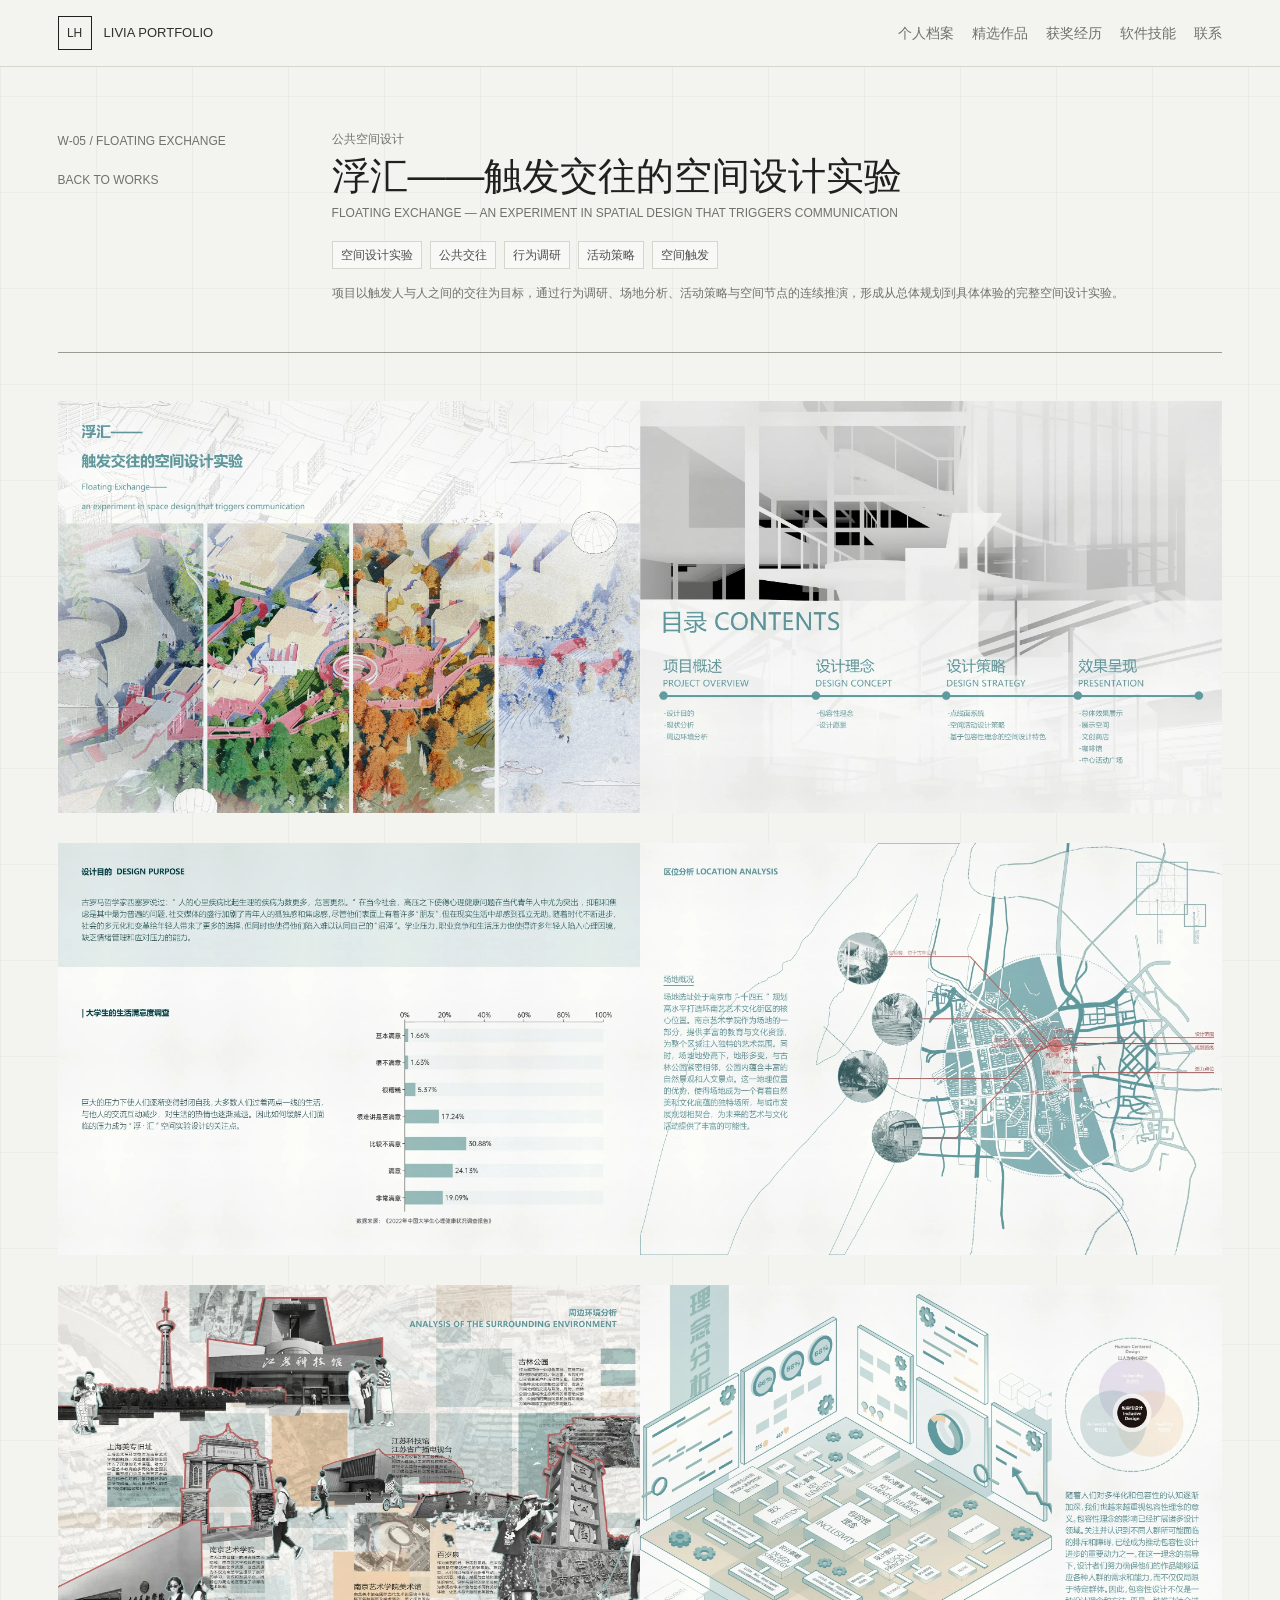
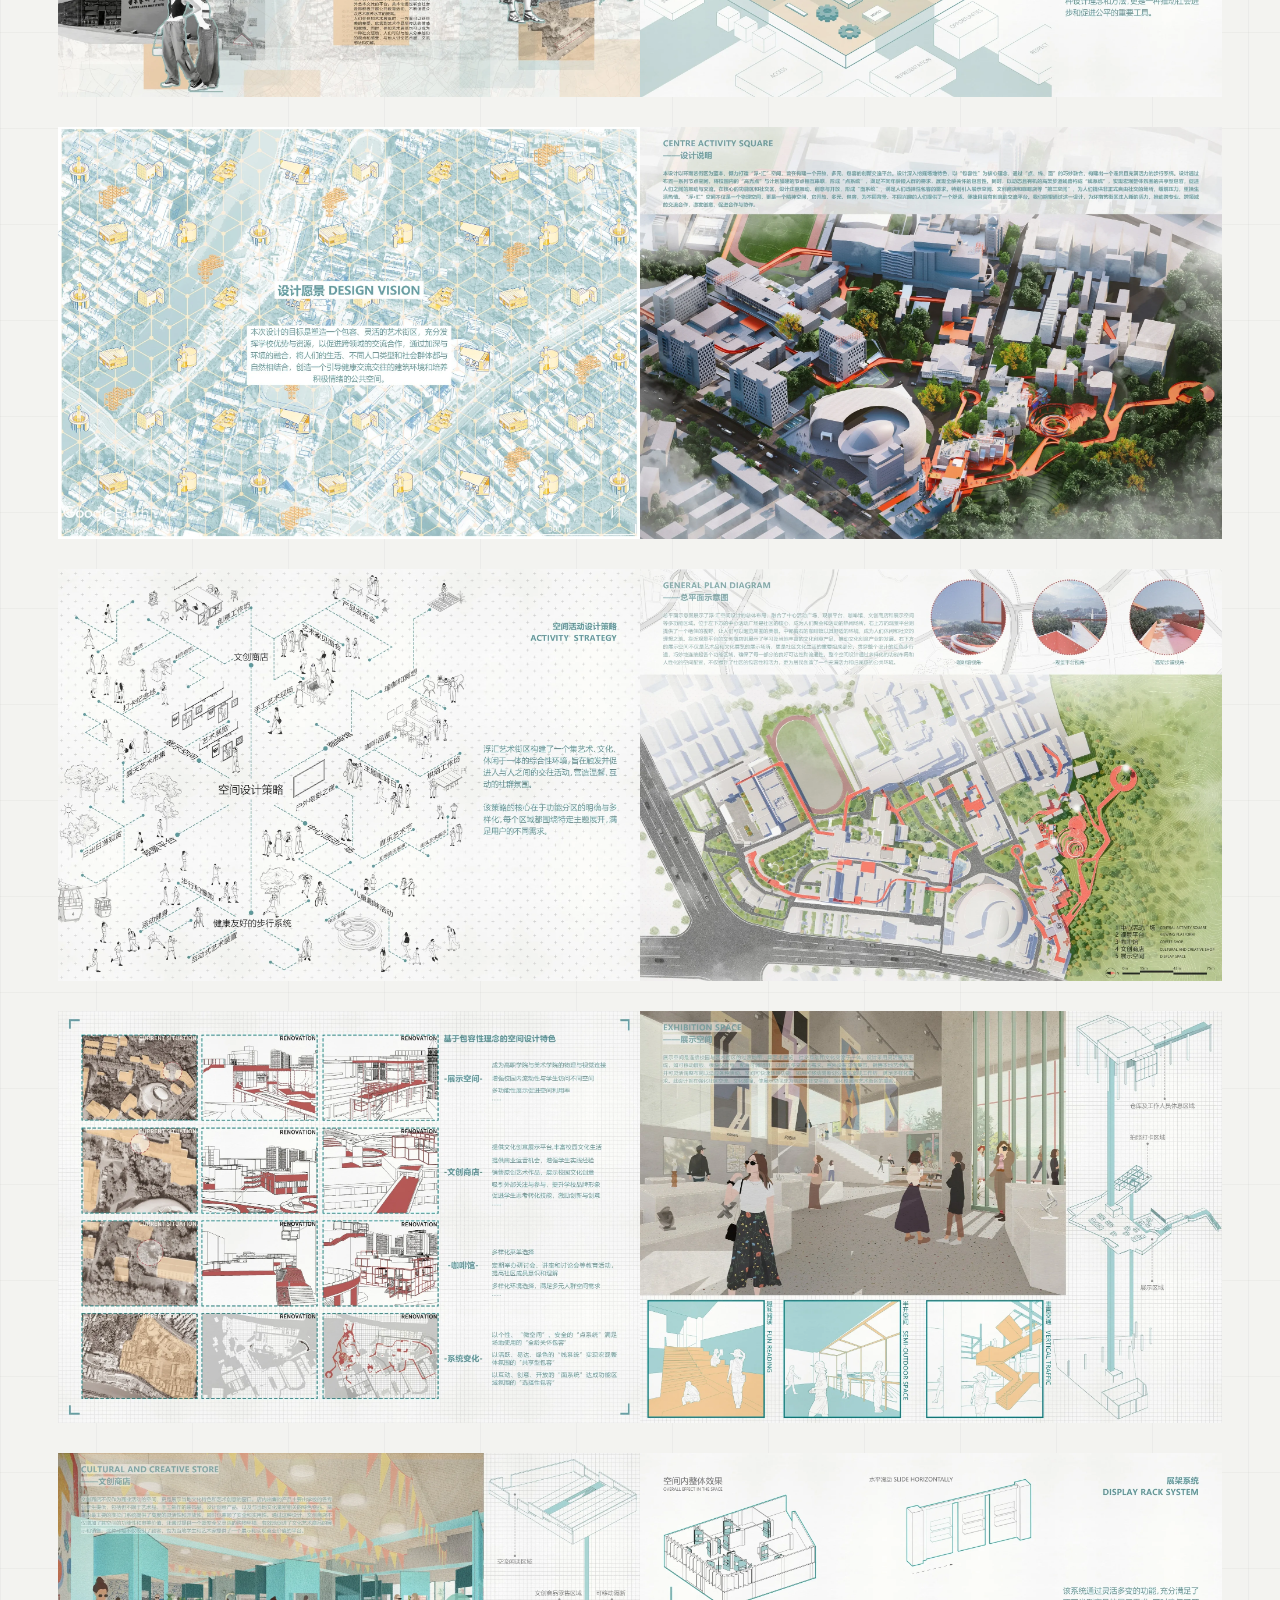
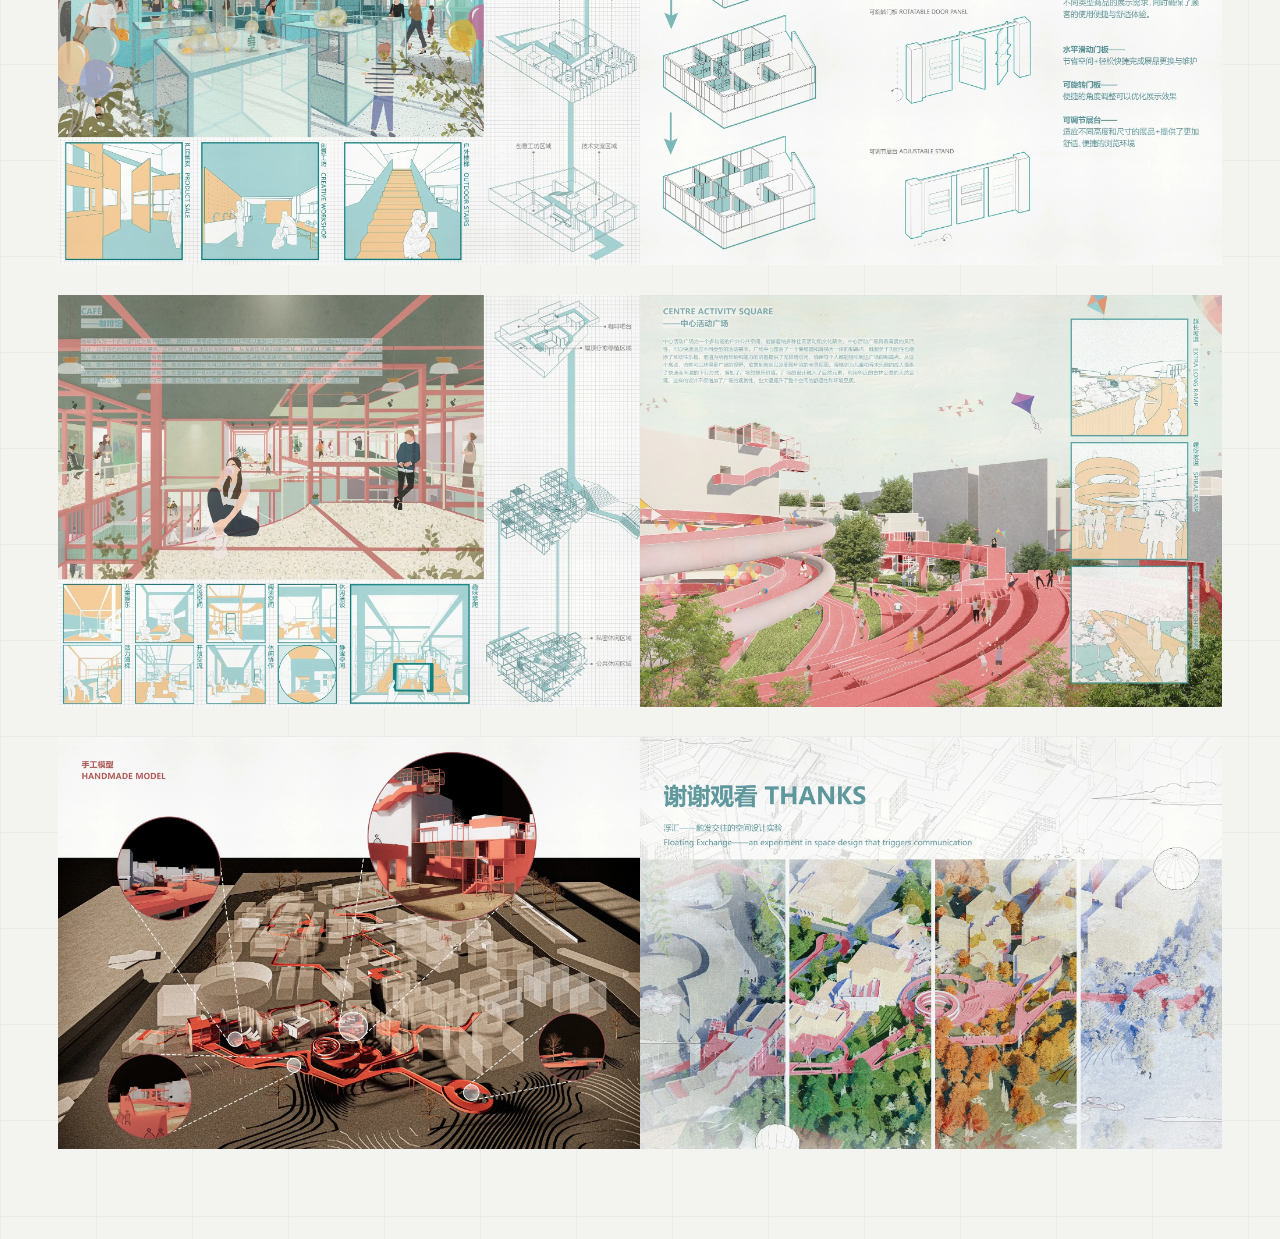
<file: projects/fuhui.html>
<!DOCTYPE html>
<html lang="zh-CN">
<head>
  <meta charset="UTF-8">
  <meta name="viewport" content="width=device-width, initial-scale=1.0">
  <title>浮汇——触发交往的空间设计实验 / Livia Portfolio</title>
  <link rel="icon" href="../favicon.svg" type="image/svg+xml">
  <link rel="stylesheet" href="../style.css?fuhui-spread=1">
</head>
<body>
  <header class="site-header">
    <a class="brand" href="../index.html#home" aria-label="返回首页">
      <span class="brand-mark">LH</span>
      <span>Livia Portfolio</span>
    </a>
    <button class="nav-toggle" type="button" aria-expanded="false" aria-controls="site-nav" aria-label="打开导航"><span></span><span></span><span></span></button>
    <nav class="site-nav" id="site-nav">
      <a href="../index.html#profile">个人档案</a>
      <a href="../index.html#works">精选作品</a>
      <a href="../index.html#awards">获奖经历</a>
      <a href="../index.html#skills">软件技能</a>
      <a href="../index.html#contact">联系</a>
    </nav>
  </header>

  <main class="project-page">
    <section class="project-hero">
      <div>
        <p class="project-kicker">W-05 / Floating Exchange</p>
        <a class="project-back" href="../index.html#works">Back to works</a>
      </div>
      <div class="project-title">
        <p class="eyebrow">公共空间设计</p>
        <h1>浮汇——触发交往的空间设计实验</h1>
        <p class="work-title-en">Floating Exchange — An Experiment in Spatial Design That Triggers Communication</p>
        <div class="tag-list"><span>空间设计实验</span><span>公共交往</span><span>行为调研</span><span>活动策略</span><span>空间触发</span></div>
        <p class="project-meta">项目以触发人与人之间的交往为目标，通过行为调研、场地分析、活动策略与空间节点的连续推演，形成从总体规划到具体体验的完整空间设计实验。</p>
      </div>
    </section>

    <section class="detail-gallery fuhui-gallery" aria-label="浮汇项目详情图">
      <div class="fuhui-spread">
        <figure class="detail-image-frame"><img class="managed-image" src="../assets/images/fuhui-pages/fuhui-board-01.webp" alt="浮汇——触发交往的空间设计实验详情图 01"><span>IMAGE PENDING</span></figure>
        <figure class="detail-image-frame"><img class="managed-image" src="../assets/images/fuhui-pages/fuhui-board-02.webp" alt="浮汇——触发交往的空间设计实验详情图 02"><span>IMAGE PENDING</span></figure>
      </div>
      <div class="fuhui-spread">
        <figure class="detail-image-frame"><img class="managed-image" src="../assets/images/fuhui-pages/fuhui-board-03.webp" alt="浮汇——触发交往的空间设计实验详情图 03"><span>IMAGE PENDING</span></figure>
        <figure class="detail-image-frame"><img class="managed-image" src="../assets/images/fuhui-pages/fuhui-board-04.webp" alt="浮汇——触发交往的空间设计实验详情图 04"><span>IMAGE PENDING</span></figure>
      </div>
      <div class="fuhui-spread">
        <figure class="detail-image-frame"><img class="managed-image" src="../assets/images/fuhui-pages/fuhui-board-05.webp" alt="浮汇——触发交往的空间设计实验详情图 05"><span>IMAGE PENDING</span></figure>
        <figure class="detail-image-frame"><img class="managed-image" src="../assets/images/fuhui-pages/fuhui-board-06.webp" alt="浮汇——触发交往的空间设计实验详情图 06"><span>IMAGE PENDING</span></figure>
      </div>
      <div class="fuhui-spread">
        <figure class="detail-image-frame"><img class="managed-image" src="../assets/images/fuhui-pages/fuhui-board-07.webp" alt="浮汇——触发交往的空间设计实验详情图 07"><span>IMAGE PENDING</span></figure>
        <figure class="detail-image-frame"><img class="managed-image" src="../assets/images/fuhui-pages/fuhui-board-08.webp" alt="浮汇——触发交往的空间设计实验详情图 08"><span>IMAGE PENDING</span></figure>
      </div>
      <div class="fuhui-spread">
        <figure class="detail-image-frame"><img class="managed-image" src="../assets/images/fuhui-pages/fuhui-board-09.webp" alt="浮汇——触发交往的空间设计实验详情图 09"><span>IMAGE PENDING</span></figure>
        <figure class="detail-image-frame"><img class="managed-image" src="../assets/images/fuhui-pages/fuhui-board-10.webp" alt="浮汇——触发交往的空间设计实验详情图 10"><span>IMAGE PENDING</span></figure>
      </div>
      <div class="fuhui-spread">
        <figure class="detail-image-frame"><img class="managed-image" src="../assets/images/fuhui-pages/fuhui-board-11.webp" alt="浮汇——触发交往的空间设计实验详情图 11"><span>IMAGE PENDING</span></figure>
        <figure class="detail-image-frame"><img class="managed-image" src="../assets/images/fuhui-pages/fuhui-board-12.webp" alt="浮汇——触发交往的空间设计实验详情图 12"><span>IMAGE PENDING</span></figure>
      </div>
      <div class="fuhui-spread">
        <figure class="detail-image-frame"><img class="managed-image" src="../assets/images/fuhui-pages/fuhui-board-13.webp" alt="浮汇——触发交往的空间设计实验详情图 13"><span>IMAGE PENDING</span></figure>
        <figure class="detail-image-frame"><img class="managed-image" src="../assets/images/fuhui-pages/fuhui-board-14.webp" alt="浮汇——触发交往的空间设计实验详情图 14"><span>IMAGE PENDING</span></figure>
      </div>
      <div class="fuhui-spread">
        <figure class="detail-image-frame"><img class="managed-image" src="../assets/images/fuhui-pages/fuhui-board-15.webp" alt="浮汇——触发交往的空间设计实验详情图 15"><span>IMAGE PENDING</span></figure>
        <figure class="detail-image-frame"><img class="managed-image" src="../assets/images/fuhui-pages/fuhui-board-16.webp" alt="浮汇——触发交往的空间设计实验详情图 16"><span>IMAGE PENDING</span></figure>
      </div>
      <div class="fuhui-spread">
        <figure class="detail-image-frame"><img class="managed-image" src="../assets/images/fuhui-pages/fuhui-board-17.webp" alt="浮汇——触发交往的空间设计实验详情图 17"><span>IMAGE PENDING</span></figure>
        <figure class="detail-image-frame"><img class="managed-image" src="../assets/images/fuhui-pages/fuhui-board-18.webp" alt="浮汇——触发交往的空间设计实验详情图 18"><span>IMAGE PENDING</span></figure>
      </div>
    </section>
  </main>

  <script src="../script.js"></script>
</body>
</html>
</file>
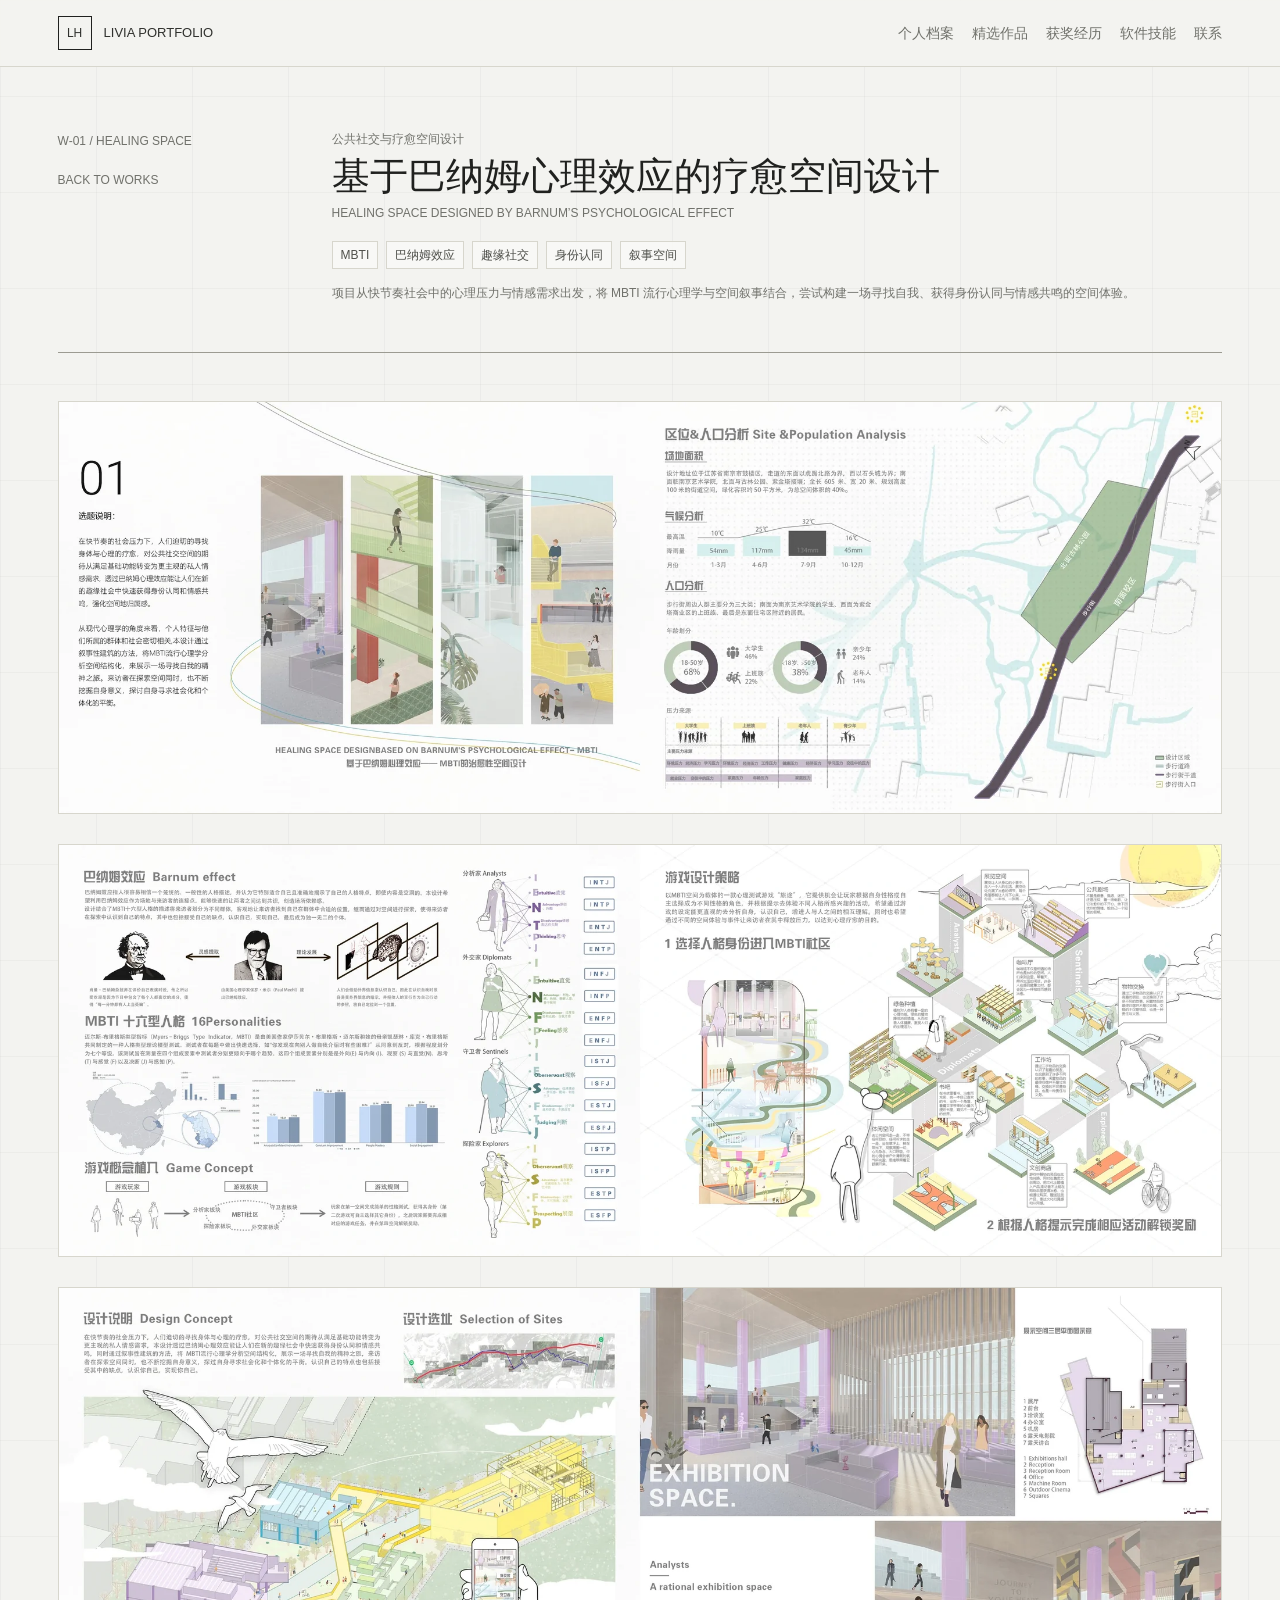
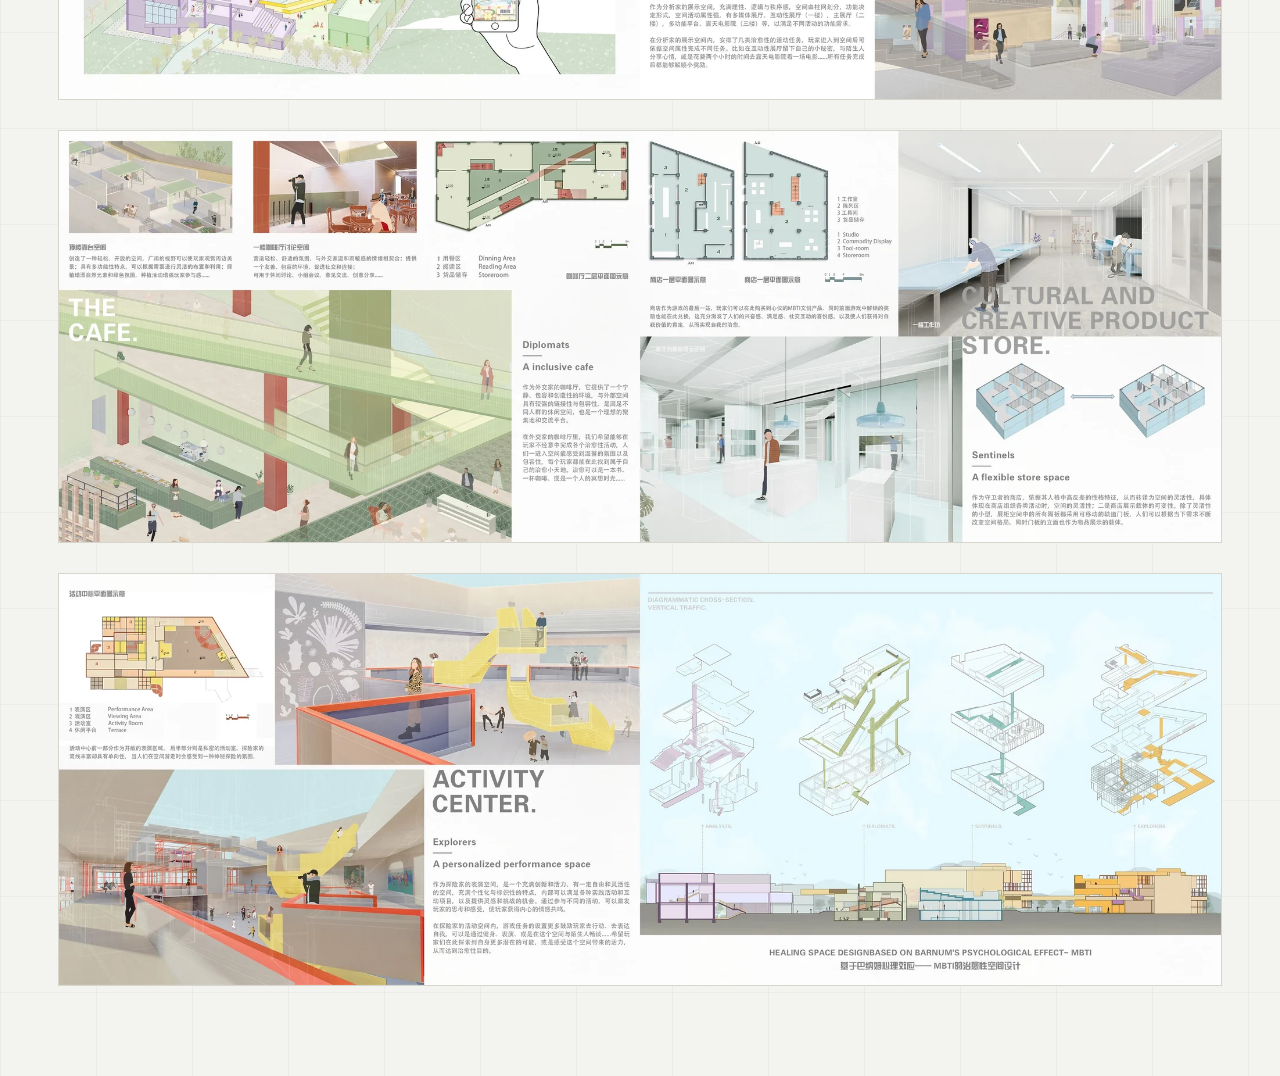
<file: projects/work-01.html>
<!DOCTYPE html>
<html lang="zh-CN">
<head>
  <meta charset="UTF-8">
  <meta name="viewport" content="width=device-width, initial-scale=1.0">
  <title>基于巴纳姆心理效应的疗愈空间设计 / Livia Portfolio</title>
  <link rel="icon" href="../favicon.svg" type="image/svg+xml">
  <link rel="stylesheet" href="../style.css">
</head>
<body>
  <header class="site-header">
    <a class="brand" href="../index.html#home" aria-label="返回首页">
      <span class="brand-mark">LH</span>
      <span>Livia Portfolio</span>
    </a>
    <button class="nav-toggle" type="button" aria-expanded="false" aria-controls="site-nav" aria-label="打开导航"><span></span><span></span><span></span></button>
    <nav class="site-nav" id="site-nav">
      <a href="../index.html#profile">个人档案</a>
      <a href="../index.html#works">精选作品</a>
      <a href="../index.html#awards">获奖经历</a>
      <a href="../index.html#skills">软件技能</a>
      <a href="../index.html#contact">联系</a>
    </nav>
  </header>

  <main class="project-page">
    <section class="project-hero">
      <div>
        <p class="project-kicker">W-01 / Healing Space</p>
        <a class="project-back" href="../index.html#works">Back to works</a>
      </div>
      <div class="project-title">
        <p class="eyebrow">公共社交与疗愈空间设计</p>
        <h1>基于巴纳姆心理效应的疗愈空间设计</h1>
        <p class="work-title-en">Healing Space Designed by Barnum’s Psychological Effect</p>
        <div class="tag-list"><span>MBTI</span><span>巴纳姆效应</span><span>趣缘社交</span><span>身份认同</span><span>叙事空间</span></div>
        <p class="project-meta">项目从快节奏社会中的心理压力与情感需求出发，将 MBTI 流行心理学与空间叙事结合，尝试构建一场寻找自我、获得身份认同与情感共鸣的空间体验。</p>
      </div>
    </section>

    <section class="detail-gallery" aria-label="项目详情图">
      <figure class="detail-image-frame"><img class="managed-image" src="../assets/images/work-01-01.webp" alt="基于巴纳姆心理效应的疗愈空间设计详情图 01"><span>IMAGE PENDING</span></figure>
      <figure class="detail-image-frame"><img class="managed-image" src="../assets/images/work-01-02.webp" alt="基于巴纳姆心理效应的疗愈空间设计详情图 02"><span>IMAGE PENDING</span></figure>
      <figure class="detail-image-frame"><img class="managed-image" src="../assets/images/work-01-03.webp" alt="基于巴纳姆心理效应的疗愈空间设计详情图 03"><span>IMAGE PENDING</span></figure>
      <figure class="detail-image-frame"><img class="managed-image" src="../assets/images/work-01-04.webp" alt="基于巴纳姆心理效应的疗愈空间设计详情图 04"><span>IMAGE PENDING</span></figure>
      <figure class="detail-image-frame"><img class="managed-image" src="../assets/images/work-01-05.webp" alt="基于巴纳姆心理效应的疗愈空间设计详情图 05"><span>IMAGE PENDING</span></figure>
    </section>
  </main>

  <script src="../script.js"></script>
</body>
</html>
</file>
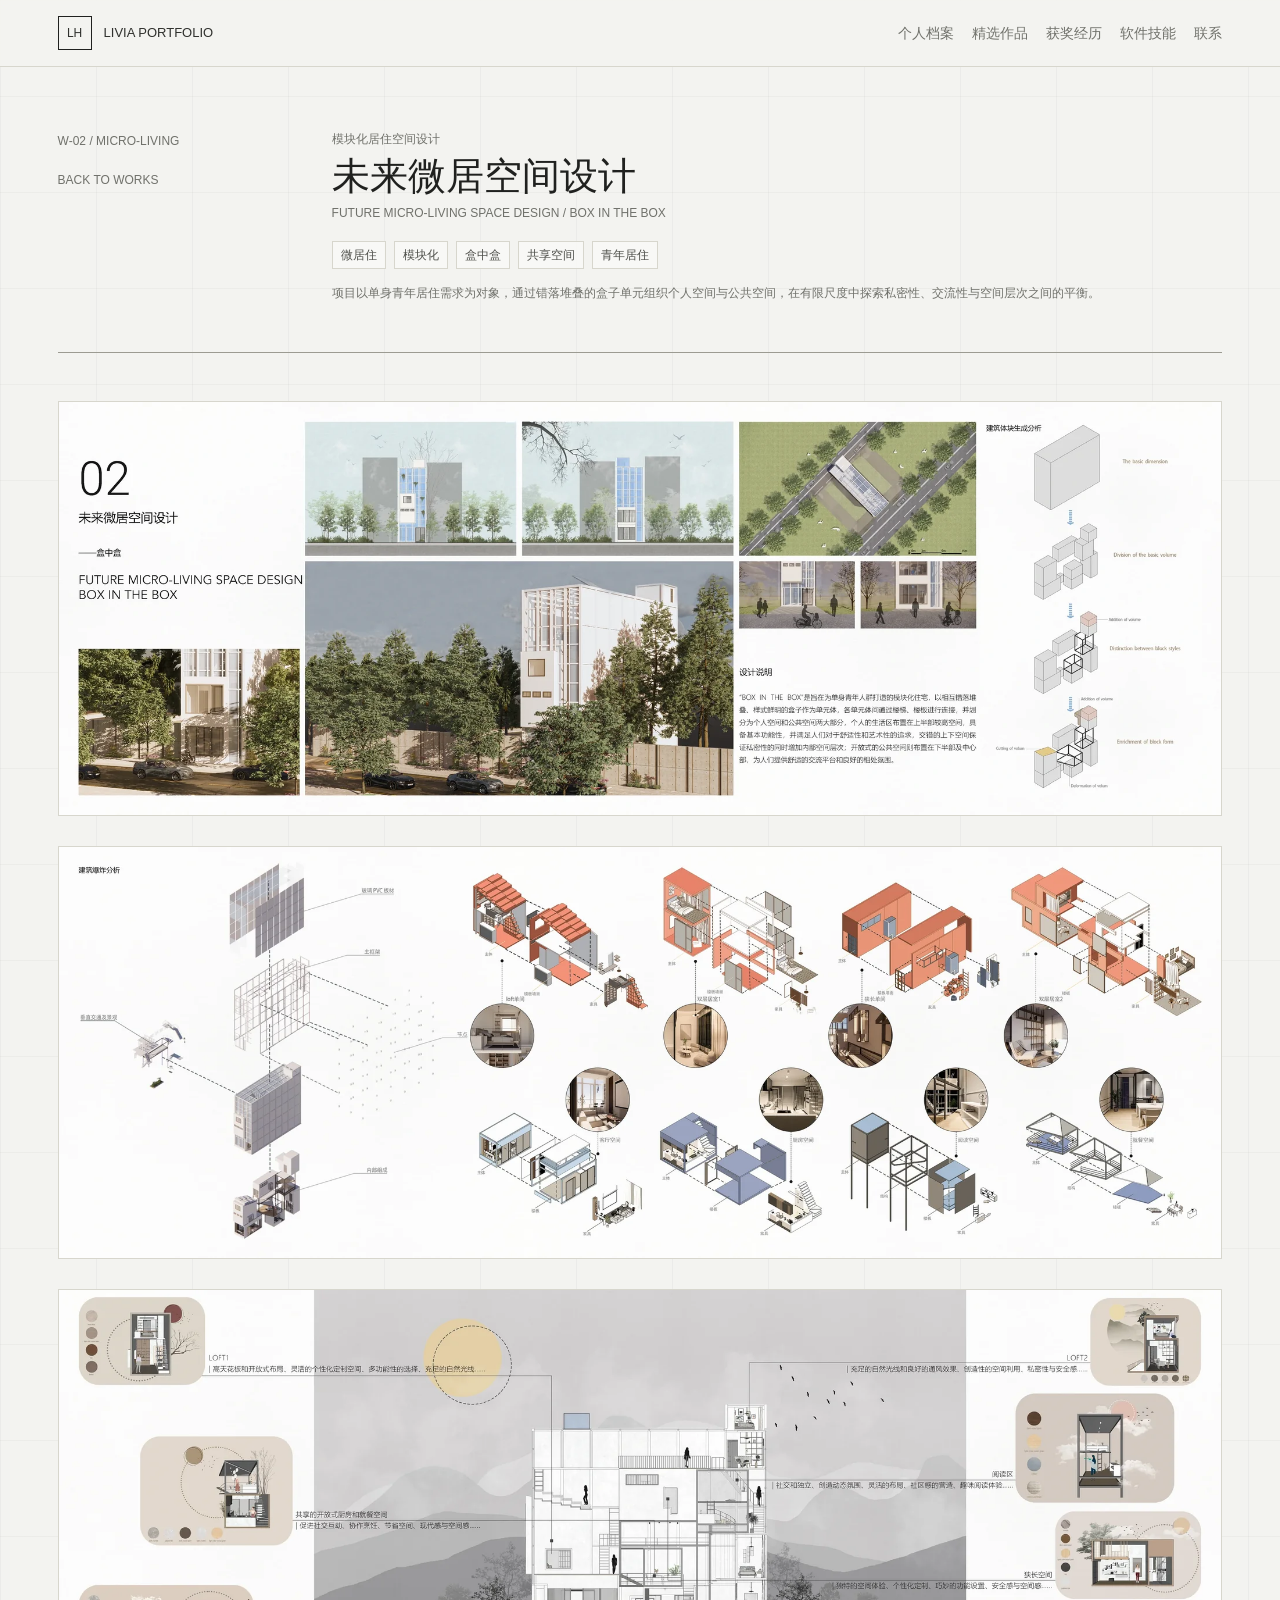
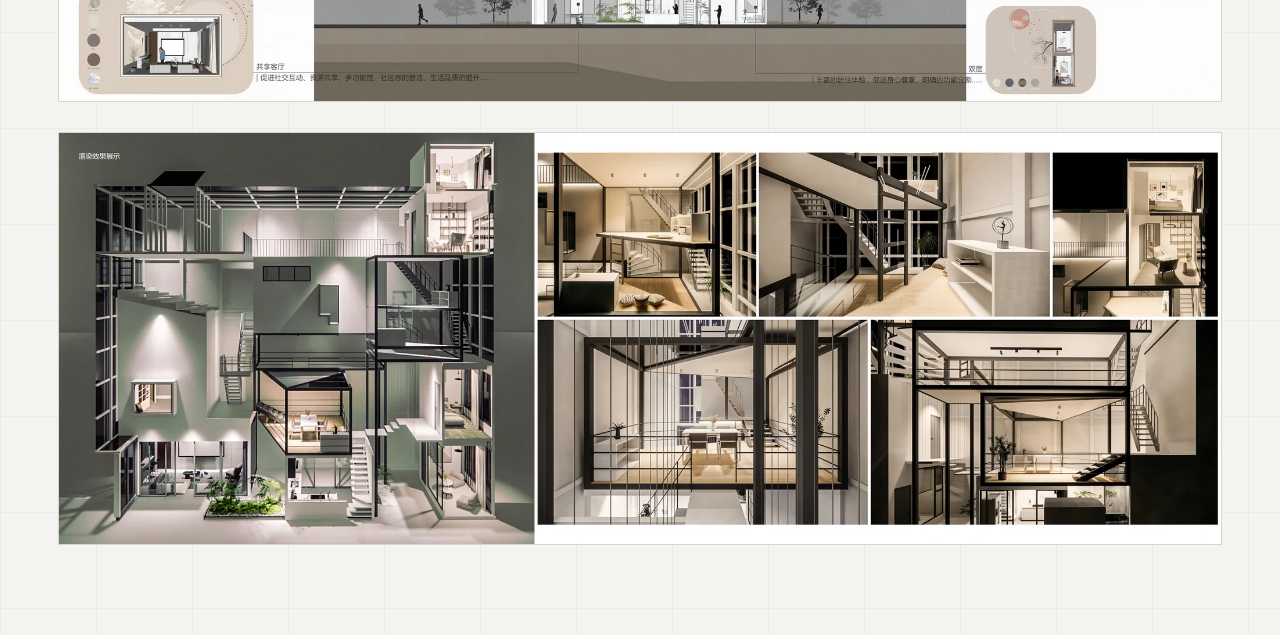
<file: projects/work-02.html>
<!DOCTYPE html>
<html lang="zh-CN">
<head>
  <meta charset="UTF-8">
  <meta name="viewport" content="width=device-width, initial-scale=1.0">
  <title>未来微居空间设计 / Livia Portfolio</title>
  <link rel="icon" href="../favicon.svg" type="image/svg+xml">
  <link rel="stylesheet" href="../style.css">
</head>
<body>
  <header class="site-header">
    <a class="brand" href="../index.html#home" aria-label="返回首页"><span class="brand-mark">LH</span><span>Livia Portfolio</span></a>
    <button class="nav-toggle" type="button" aria-expanded="false" aria-controls="site-nav" aria-label="打开导航"><span></span><span></span><span></span></button>
    <nav class="site-nav" id="site-nav">
      <a href="../index.html#profile">个人档案</a><a href="../index.html#works">精选作品</a><a href="../index.html#awards">获奖经历</a><a href="../index.html#skills">软件技能</a><a href="../index.html#contact">联系</a>
    </nav>
  </header>

  <main class="project-page">
    <section class="project-hero">
      <div><p class="project-kicker">W-02 / Micro-Living</p><a class="project-back" href="../index.html#works">Back to works</a></div>
      <div class="project-title">
        <p class="eyebrow">模块化居住空间设计</p>
        <h1>未来微居空间设计</h1>
        <p class="work-title-en">Future Micro-Living Space Design / BOX IN THE BOX</p>
        <div class="tag-list"><span>微居住</span><span>模块化</span><span>盒中盒</span><span>共享空间</span><span>青年居住</span></div>
        <p class="project-meta">项目以单身青年居住需求为对象，通过错落堆叠的盒子单元组织个人空间与公共空间，在有限尺度中探索私密性、交流性与空间层次之间的平衡。</p>
      </div>
    </section>

    <section class="detail-gallery" aria-label="项目详情图">
      <figure class="detail-image-frame"><img class="managed-image" src="../assets/images/work-02-01.webp" alt="未来微居空间设计详情图 01"><span>IMAGE PENDING</span></figure>
      <figure class="detail-image-frame"><img class="managed-image" src="../assets/images/work-02-02.webp" alt="未来微居空间设计详情图 02"><span>IMAGE PENDING</span></figure>
      <figure class="detail-image-frame"><img class="managed-image" src="../assets/images/work-02-03.webp" alt="未来微居空间设计详情图 03"><span>IMAGE PENDING</span></figure>
      <figure class="detail-image-frame"><img class="managed-image" src="../assets/images/work-02-04.webp" alt="未来微居空间设计详情图 04"><span>IMAGE PENDING</span></figure>
    </section>
  </main>

  <script src="../script.js"></script>
</body>
</html>
</file>
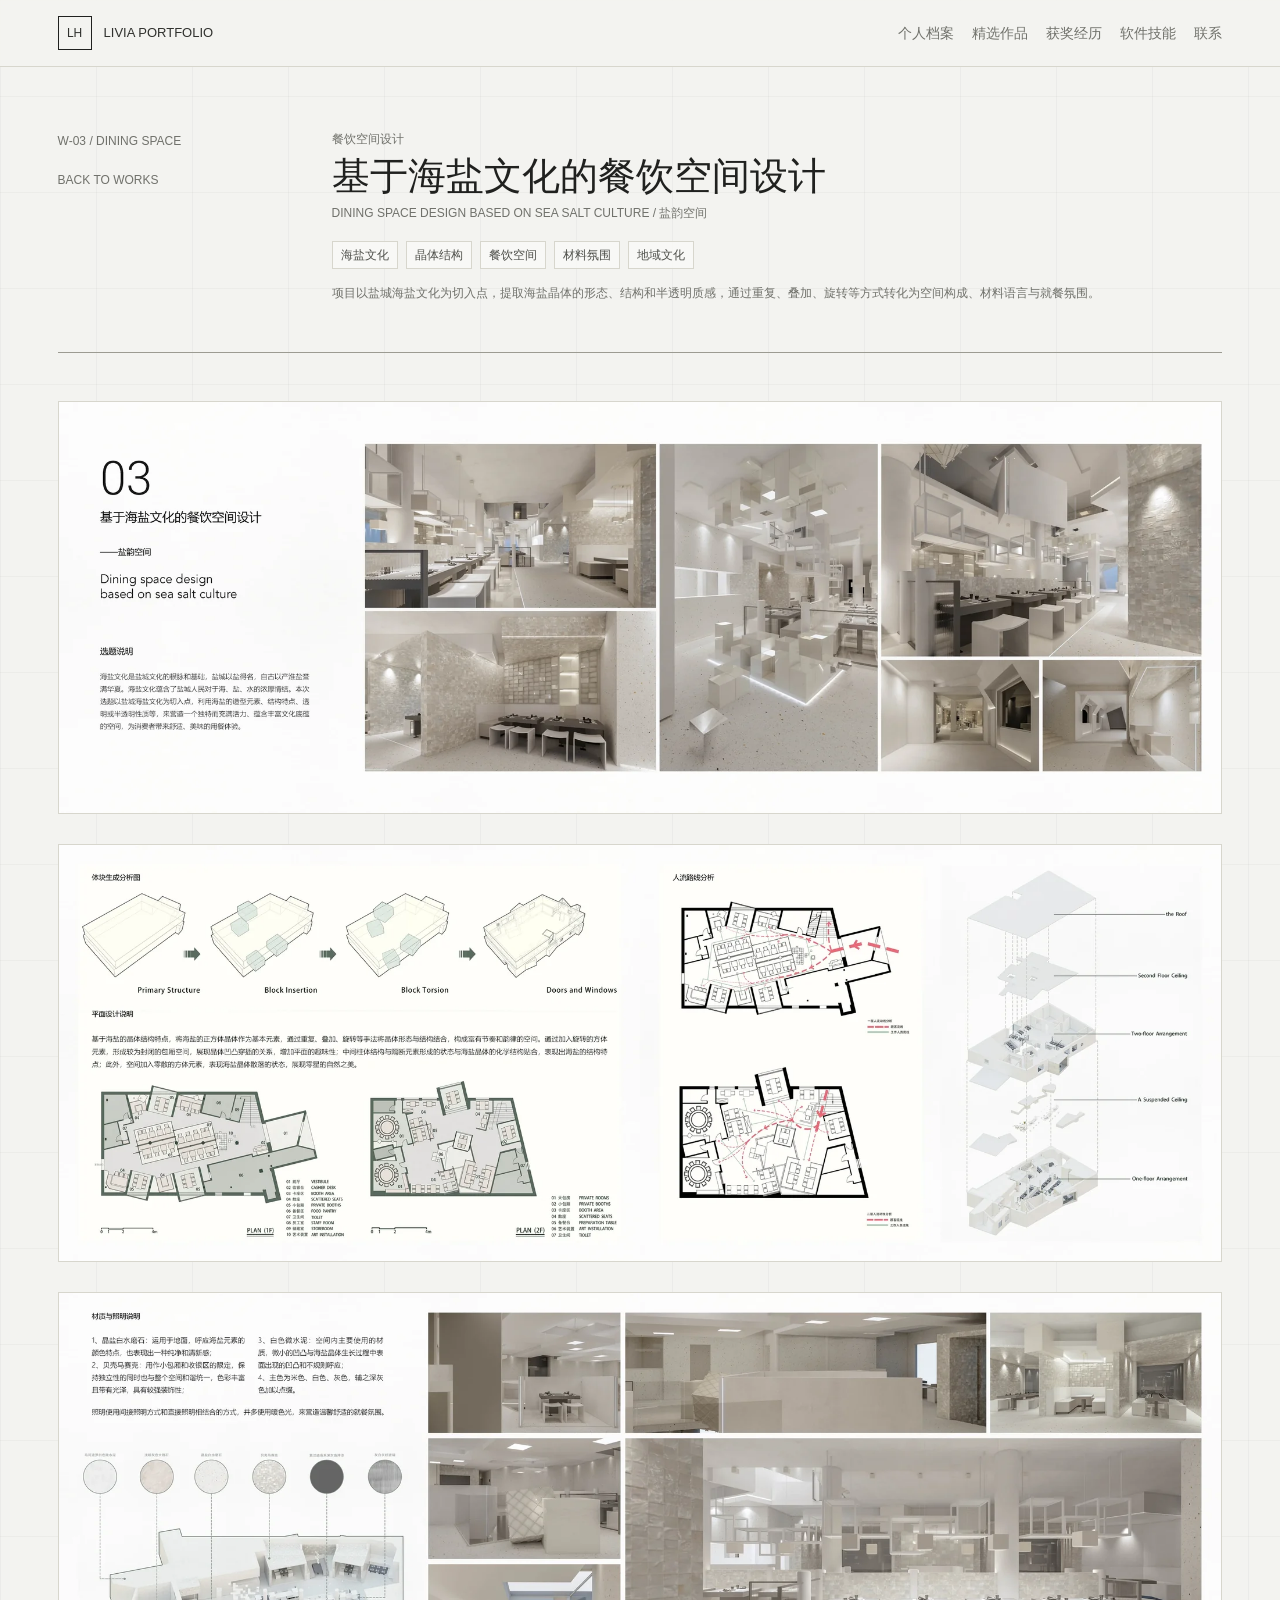
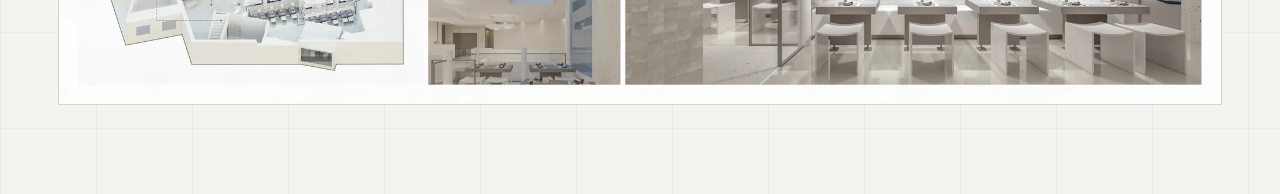
<file: projects/work-03.html>
<!DOCTYPE html>
<html lang="zh-CN">
<head>
  <meta charset="UTF-8">
  <meta name="viewport" content="width=device-width, initial-scale=1.0">
  <title>基于海盐文化的餐饮空间设计 / Livia Portfolio</title>
  <link rel="icon" href="../favicon.svg" type="image/svg+xml">
  <link rel="stylesheet" href="../style.css">
</head>
<body>
  <header class="site-header">
    <a class="brand" href="../index.html#home" aria-label="返回首页"><span class="brand-mark">LH</span><span>Livia Portfolio</span></a>
    <button class="nav-toggle" type="button" aria-expanded="false" aria-controls="site-nav" aria-label="打开导航"><span></span><span></span><span></span></button>
    <nav class="site-nav" id="site-nav">
      <a href="../index.html#profile">个人档案</a><a href="../index.html#works">精选作品</a><a href="../index.html#awards">获奖经历</a><a href="../index.html#skills">软件技能</a><a href="../index.html#contact">联系</a>
    </nav>
  </header>

  <main class="project-page">
    <section class="project-hero">
      <div><p class="project-kicker">W-03 / Dining Space</p><a class="project-back" href="../index.html#works">Back to works</a></div>
      <div class="project-title">
        <p class="eyebrow">餐饮空间设计</p>
        <h1>基于海盐文化的餐饮空间设计</h1>
        <p class="work-title-en">Dining Space Design Based on Sea Salt Culture / 盐韵空间</p>
        <div class="tag-list"><span>海盐文化</span><span>晶体结构</span><span>餐饮空间</span><span>材料氛围</span><span>地域文化</span></div>
        <p class="project-meta">项目以盐城海盐文化为切入点，提取海盐晶体的形态、结构和半透明质感，通过重复、叠加、旋转等方式转化为空间构成、材料语言与就餐氛围。</p>
      </div>
    </section>

    <section class="detail-gallery" aria-label="项目详情图">
      <figure class="detail-image-frame"><img class="managed-image" src="../assets/images/work-03-01.webp" alt="基于海盐文化的餐饮空间设计详情图 01"><span>IMAGE PENDING</span></figure>
      <figure class="detail-image-frame"><img class="managed-image" src="../assets/images/work-03-02.webp" alt="基于海盐文化的餐饮空间设计详情图 02"><span>IMAGE PENDING</span></figure>
      <figure class="detail-image-frame"><img class="managed-image" src="../assets/images/work-03-03.webp" alt="基于海盐文化的餐饮空间设计详情图 03"><span>IMAGE PENDING</span></figure>
    </section>
  </main>

  <script src="../script.js"></script>
</body>
</html>
</file>
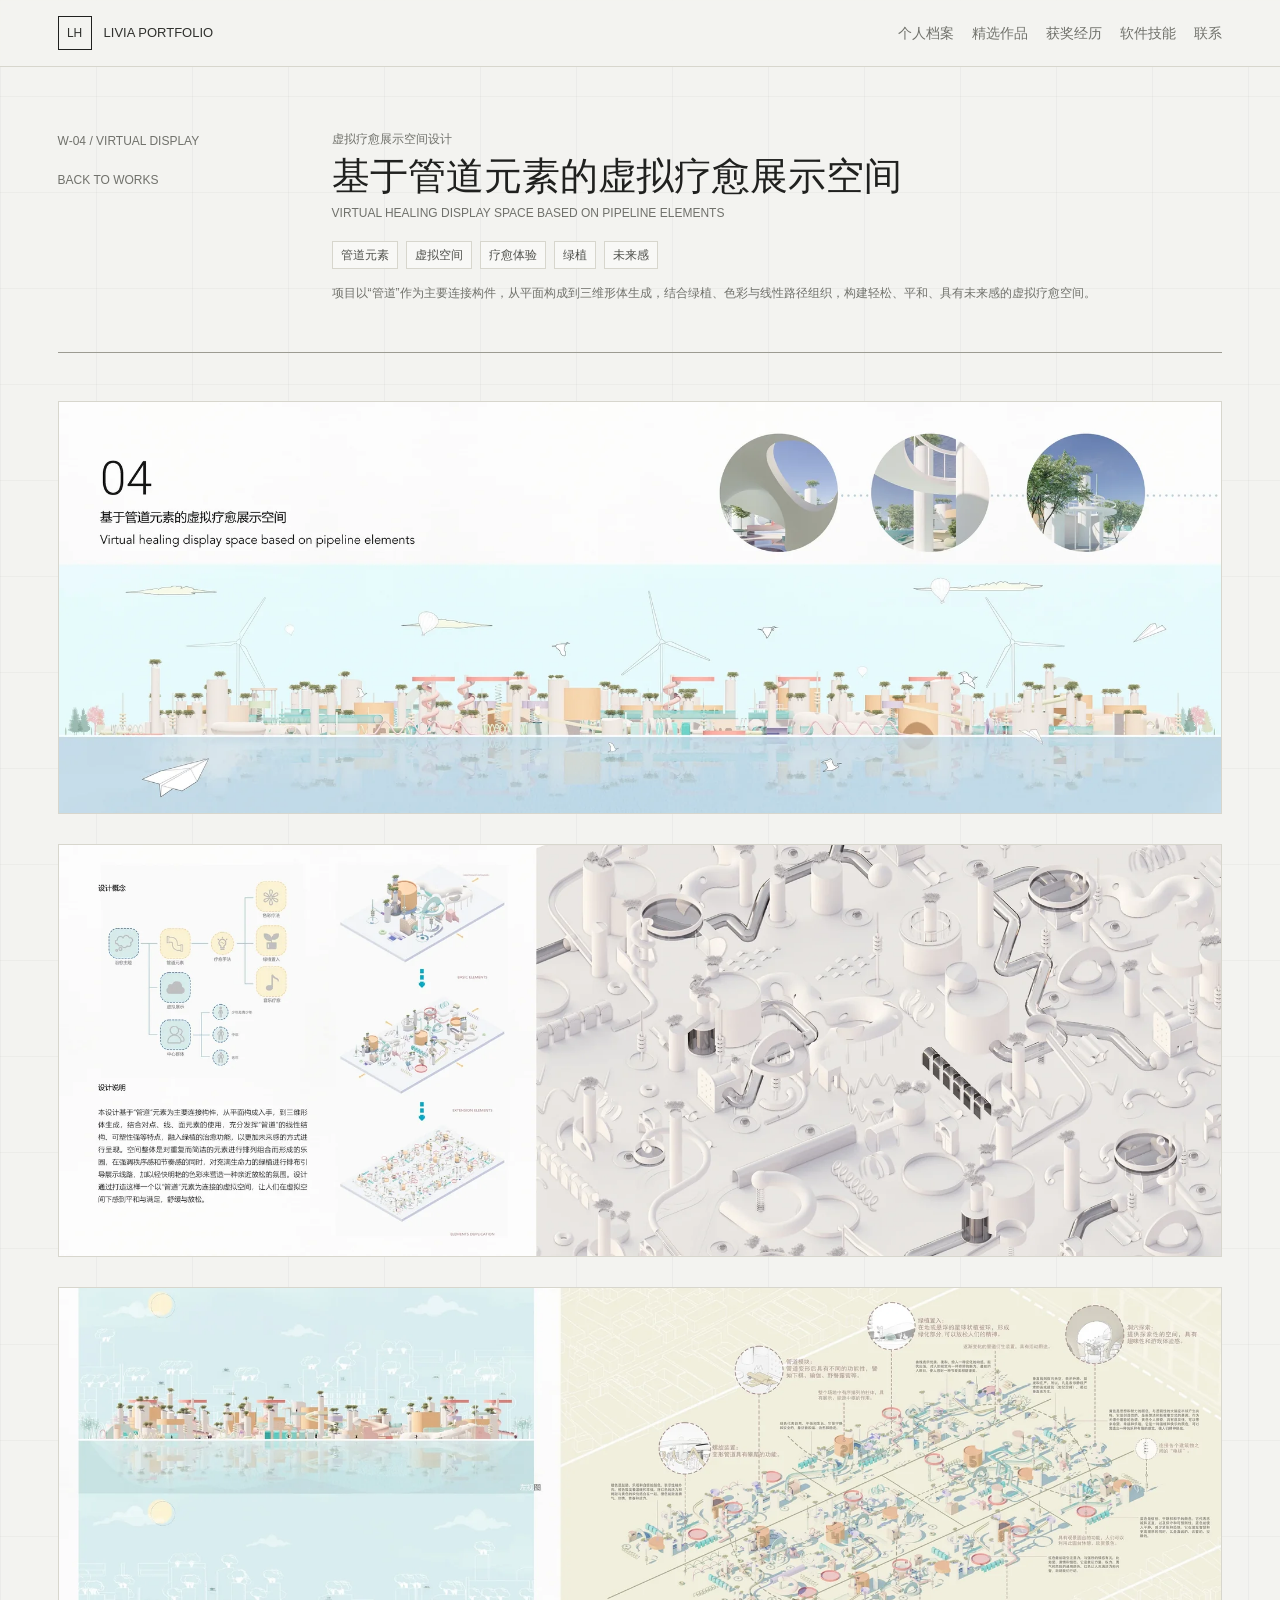
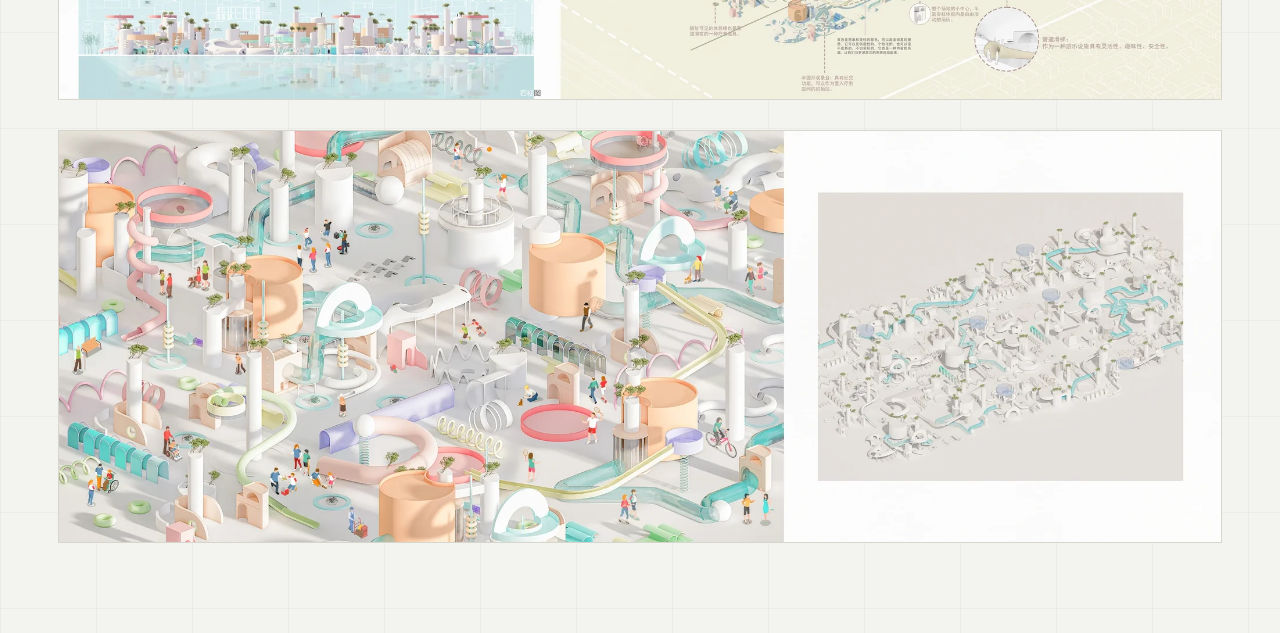
<file: projects/work-04.html>
<!DOCTYPE html>
<html lang="zh-CN">
<head>
  <meta charset="UTF-8">
  <meta name="viewport" content="width=device-width, initial-scale=1.0">
  <title>基于管道元素的虚拟疗愈展示空间 / Livia Portfolio</title>
  <link rel="icon" href="../favicon.svg" type="image/svg+xml">
  <link rel="stylesheet" href="../style.css">
</head>
<body>
  <header class="site-header">
    <a class="brand" href="../index.html#home" aria-label="返回首页"><span class="brand-mark">LH</span><span>Livia Portfolio</span></a>
    <button class="nav-toggle" type="button" aria-expanded="false" aria-controls="site-nav" aria-label="打开导航"><span></span><span></span><span></span></button>
    <nav class="site-nav" id="site-nav">
      <a href="../index.html#profile">个人档案</a><a href="../index.html#works">精选作品</a><a href="../index.html#awards">获奖经历</a><a href="../index.html#skills">软件技能</a><a href="../index.html#contact">联系</a>
    </nav>
  </header>

  <main class="project-page">
    <section class="project-hero">
      <div><p class="project-kicker">W-04 / Virtual Display</p><a class="project-back" href="../index.html#works">Back to works</a></div>
      <div class="project-title">
        <p class="eyebrow">虚拟疗愈展示空间设计</p>
        <h1>基于管道元素的虚拟疗愈展示空间</h1>
        <p class="work-title-en">Virtual Healing Display Space Based on Pipeline Elements</p>
        <div class="tag-list"><span>管道元素</span><span>虚拟空间</span><span>疗愈体验</span><span>绿植</span><span>未来感</span></div>
        <p class="project-meta">项目以“管道”作为主要连接构件，从平面构成到三维形体生成，结合绿植、色彩与线性路径组织，构建轻松、平和、具有未来感的虚拟疗愈空间。</p>
      </div>
    </section>

    <section class="detail-gallery" aria-label="项目详情图">
      <figure class="detail-image-frame"><img class="managed-image" src="../assets/images/work-04-01.webp" alt="基于管道元素的虚拟疗愈展示空间详情图 01"><span>IMAGE PENDING</span></figure>
      <figure class="detail-image-frame"><img class="managed-image" src="../assets/images/work-04-02.webp" alt="基于管道元素的虚拟疗愈展示空间详情图 02"><span>IMAGE PENDING</span></figure>
      <figure class="detail-image-frame"><img class="managed-image" src="../assets/images/work-04-03.webp" alt="基于管道元素的虚拟疗愈展示空间详情图 03"><span>IMAGE PENDING</span></figure>
      <figure class="detail-image-frame"><img class="managed-image" src="../assets/images/work-04-04.webp" alt="基于管道元素的虚拟疗愈展示空间详情图 04"><span>IMAGE PENDING</span></figure>
    </section>
  </main>

  <script src="../script.js"></script>
</body>
</html>
</file>
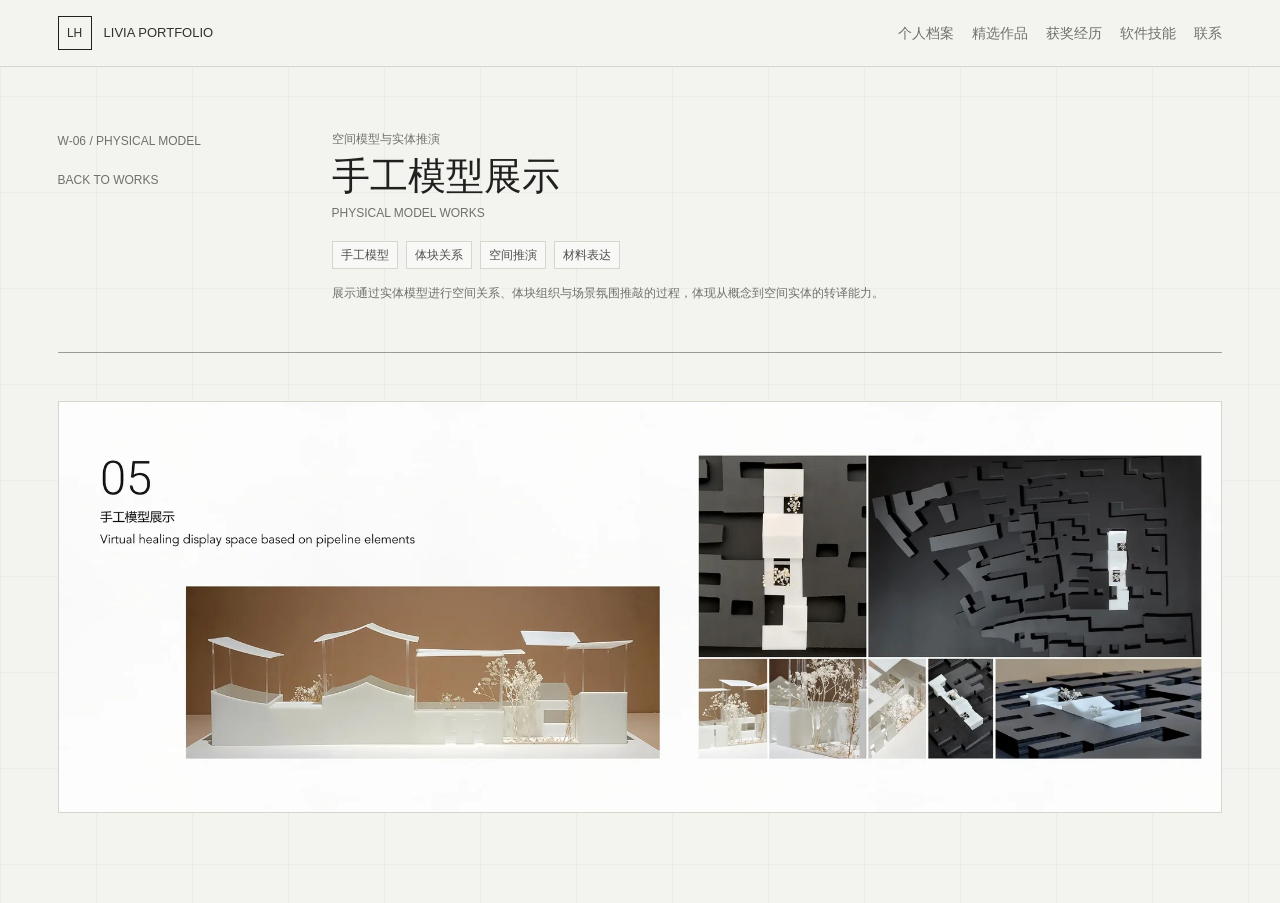
<file: projects/work-06.html>
<!DOCTYPE html>
<html lang="zh-CN">
<head>
  <meta charset="UTF-8">
  <meta name="viewport" content="width=device-width, initial-scale=1.0">
  <title>手工模型展示 / Livia Portfolio</title>
  <link rel="icon" href="../favicon.svg" type="image/svg+xml">
  <link rel="stylesheet" href="../style.css">
</head>
<body>
  <header class="site-header">
    <a class="brand" href="../index.html#home" aria-label="返回首页"><span class="brand-mark">LH</span><span>Livia Portfolio</span></a>
    <button class="nav-toggle" type="button" aria-expanded="false" aria-controls="site-nav" aria-label="打开导航"><span></span><span></span><span></span></button>
    <nav class="site-nav" id="site-nav">
      <a href="../index.html#profile">个人档案</a><a href="../index.html#works">精选作品</a><a href="../index.html#awards">获奖经历</a><a href="../index.html#skills">软件技能</a><a href="../index.html#contact">联系</a>
    </nav>
  </header>

  <main class="project-page">
    <section class="project-hero">
      <div><p class="project-kicker">W-06 / Physical Model</p><a class="project-back" href="../index.html#works">Back to works</a></div>
      <div class="project-title">
        <p class="eyebrow">空间模型与实体推演</p>
        <h1>手工模型展示</h1>
        <p class="work-title-en">Physical Model Works</p>
        <div class="tag-list"><span>手工模型</span><span>体块关系</span><span>空间推演</span><span>材料表达</span></div>
        <p class="project-meta">展示通过实体模型进行空间关系、体块组织与场景氛围推敲的过程，体现从概念到空间实体的转译能力。</p>
      </div>
    </section>

    <section class="detail-gallery" aria-label="项目详情图">
      <figure class="detail-image-frame"><img class="managed-image" src="../assets/images/work-06-01.webp" alt="手工模型展示详情图 01"><span>IMAGE PENDING</span></figure>
    </section>
  </main>

  <script src="../script.js"></script>
</body>
</html>
</file>
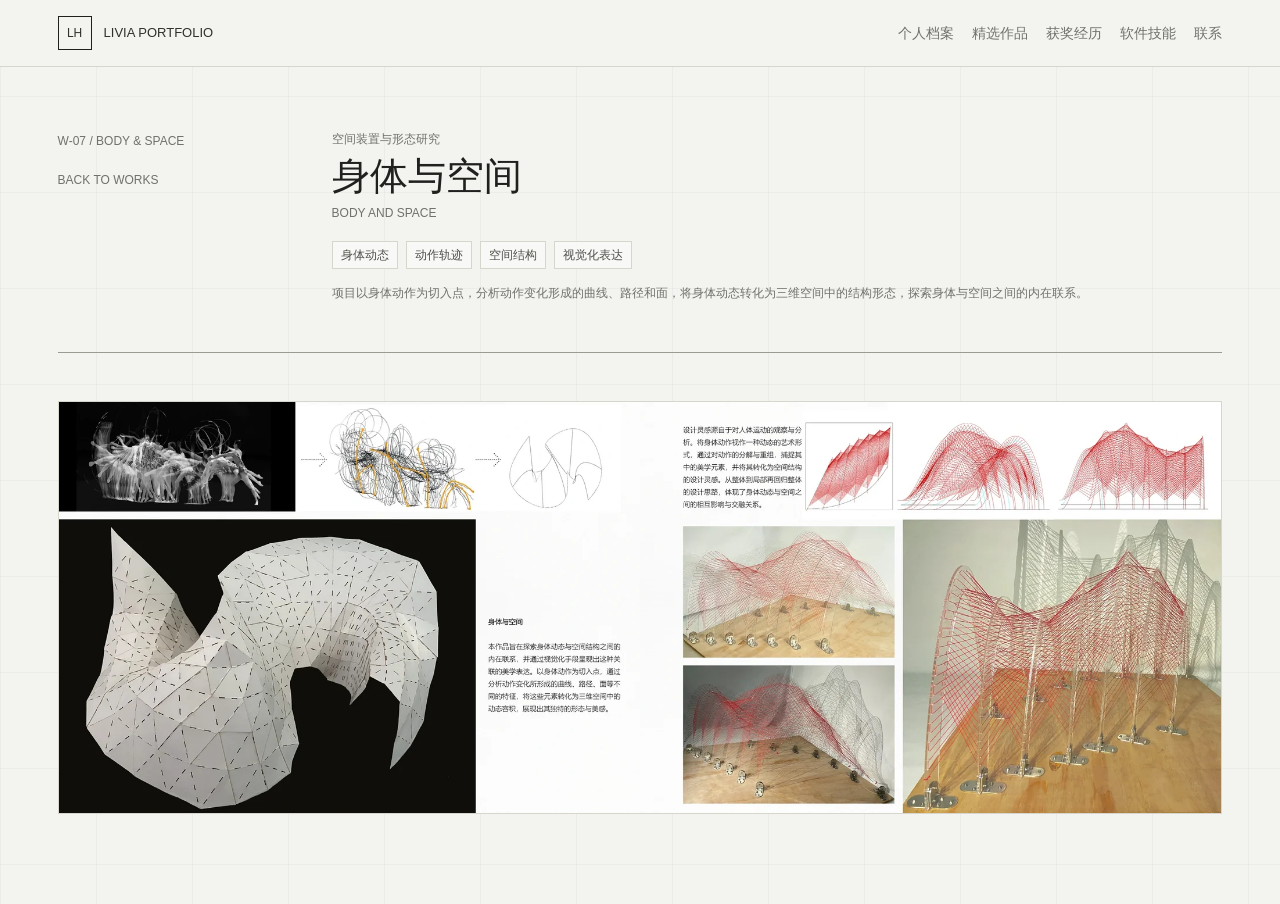
<file: projects/work-07.html>
<!DOCTYPE html>
<html lang="zh-CN">
<head>
  <meta charset="UTF-8">
  <meta name="viewport" content="width=device-width, initial-scale=1.0">
  <title>身体与空间 / Livia Portfolio</title>
  <link rel="icon" href="../favicon.svg" type="image/svg+xml">
  <link rel="stylesheet" href="../style.css">
</head>
<body>
  <header class="site-header">
    <a class="brand" href="../index.html#home" aria-label="返回首页"><span class="brand-mark">LH</span><span>Livia Portfolio</span></a>
    <button class="nav-toggle" type="button" aria-expanded="false" aria-controls="site-nav" aria-label="打开导航"><span></span><span></span><span></span></button>
    <nav class="site-nav" id="site-nav">
      <a href="../index.html#profile">个人档案</a><a href="../index.html#works">精选作品</a><a href="../index.html#awards">获奖经历</a><a href="../index.html#skills">软件技能</a><a href="../index.html#contact">联系</a>
    </nav>
  </header>

  <main class="project-page">
    <section class="project-hero">
      <div><p class="project-kicker">W-07 / Body & Space</p><a class="project-back" href="../index.html#works">Back to works</a></div>
      <div class="project-title">
        <p class="eyebrow">空间装置与形态研究</p>
        <h1>身体与空间</h1>
        <p class="work-title-en">Body and Space</p>
        <div class="tag-list"><span>身体动态</span><span>动作轨迹</span><span>空间结构</span><span>视觉化表达</span></div>
        <p class="project-meta">项目以身体动作为切入点，分析动作变化形成的曲线、路径和面，将身体动态转化为三维空间中的结构形态，探索身体与空间之间的内在联系。</p>
      </div>
    </section>

    <section class="detail-gallery" aria-label="项目详情图">
      <figure class="detail-image-frame"><img class="managed-image" src="../assets/images/work-07-01.webp" alt="身体与空间详情图 01"><span>IMAGE PENDING</span></figure>
    </section>
  </main>

  <script src="../script.js"></script>
</body>
</html>
</file>
<file: style.css>
/* 基础变量：集中管理颜色、边框和间距，保持灰白、细线、图纸感 */
:root {
  --color-bg: #f3f3f0;
  --color-paper: #fbfbf8;
  --color-surface: rgba(255, 255, 252, 0.78);
  --color-text: #20211f;
  --color-muted: #70716b;
  --color-faint: #aaa9a1;
  --color-line: #d7d6cd;
  --color-line-strong: #9c9b92;
  --color-accent: #4f5b55;
  --max-width: 1360px;
  --side-gap: clamp(20px, 4.5vw, 76px);
  --section-gap: clamp(44px, 5.5vw, 78px);
}

* {
  box-sizing: border-box;
}

html {
  scroll-behavior: smooth;
}

body {
  margin: 0;
  background:
    linear-gradient(90deg, rgba(32, 33, 31, 0.035) 1px, transparent 1px),
    linear-gradient(180deg, rgba(32, 33, 31, 0.03) 1px, transparent 1px),
    var(--color-bg);
  background-size: 96px 96px;
  color: var(--color-text);
  font-family: -apple-system, BlinkMacSystemFont, "Segoe UI", "PingFang SC", "Microsoft YaHei", Arial, sans-serif;
  line-height: 1.72;
}

a {
  color: inherit;
  text-decoration: none;
}

p,
h1,
h2,
h3,
figure,
dl,
dd {
  margin: 0;
}

ul {
  margin: 0;
  padding: 0;
}

/* 顶部导航 */
.site-header {
  position: sticky;
  top: 0;
  z-index: 10;
  display: flex;
  align-items: center;
  justify-content: space-between;
  gap: 24px;
  padding: 16px var(--side-gap);
  border-bottom: 1px solid var(--color-line);
  background: rgba(243, 243, 240, 0.9);
  backdrop-filter: blur(14px);
}

.brand {
  display: inline-flex;
  align-items: center;
  flex: 0 0 auto;
  gap: 12px;
  color: #30312e;
  font-size: 13px;
  text-transform: uppercase;
}

.brand-mark {
  display: inline-grid;
  width: 34px;
  height: 34px;
  place-items: center;
  border: 1px solid var(--color-text);
  font-size: 12px;
}

.site-nav {
  display: flex;
  flex-wrap: wrap;
  align-items: center;
  justify-content: flex-end;
  gap: 8px 18px;
  color: var(--color-muted);
  font-size: 14px;
}

.site-nav a {
  transition: color 0.2s ease;
}

.site-nav a:hover {
  color: var(--color-text);
}

.nav-toggle {
  display: none;
  width: 40px;
  height: 40px;
  padding: 0;
  border: 1px solid var(--color-line);
  background: transparent;
  cursor: pointer;
}

.nav-toggle span {
  display: block;
  width: 18px;
  height: 1px;
  margin: 5px auto;
  background: var(--color-text);
}

/* 通用版式：左侧编号与右侧内容统一对齐 */
.section-grid {
  display: grid;
  grid-template-columns: minmax(120px, 210px) minmax(0, 1fr);
  gap: clamp(28px, 5vw, 72px);
  width: min(var(--max-width), calc(100% - var(--side-gap) * 2));
  margin: 0 auto;
}

.content-section {
  padding: var(--section-gap) 0;
  border-top: 1px solid var(--color-line);
}

.compact-section {
  padding: clamp(38px, 4.8vw, 66px) 0;
}

.section-label,
.hero-meta,
.hero-note,
.eyebrow,
.card-number,
.plate-label,
.section-note,
.work-index,
.work-title-en {
  color: var(--color-muted);
  font-size: 12px;
  line-height: 1.45;
  text-transform: uppercase;
}

.section-label {
  position: sticky;
  top: 88px;
  align-self: start;
  padding-top: 8px;
}

.section-content {
  max-width: 1040px;
}

.section-content h2 {
  max-width: 790px;
  margin: 6px 0 20px;
  font-size: clamp(30px, 4vw, 50px);
  font-weight: 500;
  line-height: 1.16;
}

.text-block {
  display: grid;
  gap: 18px;
  max-width: 760px;
  color: #383936;
  font-size: 17px;
}

.section-heading-row {
  display: flex;
  align-items: start;
  justify-content: space-between;
  gap: 24px;
  margin-bottom: 8px;
  border-bottom: 1px solid var(--color-line);
}

.section-note {
  max-width: 230px;
  padding-top: 12px;
  text-align: right;
}

/* 首页：图纸感大标题区域 */
.hero {
  width: min(var(--max-width), calc(100% - var(--side-gap) * 2));
  min-height: calc(100vh - 67px);
  margin: 0 auto;
  padding: clamp(24px, 3vw, 38px) 0 clamp(34px, 5vw, 58px);
}

.hero-drawing {
  position: relative;
  min-height: calc(100vh - 118px);
  display: grid;
  grid-template-columns: minmax(140px, 230px) minmax(0, 1fr);
  grid-template-rows: auto 1fr auto;
  gap: 0;
  border: 1px solid var(--color-line-strong);
  background:
    linear-gradient(90deg, rgba(79, 91, 85, 0.08) 1px, transparent 1px),
    linear-gradient(180deg, rgba(79, 91, 85, 0.07) 1px, transparent 1px),
    rgba(251, 251, 248, 0.62);
  background-size: 48px 48px;
}

.hero-drawing::before,
.hero-drawing::after {
  content: "";
  position: absolute;
  pointer-events: none;
}

.hero-drawing::before {
  inset: 18px;
  border: 1px solid rgba(156, 155, 146, 0.55);
}

.hero-drawing::after {
  top: 0;
  bottom: 0;
  left: min(230px, 20vw);
  width: 1px;
  background: var(--color-line);
}

.hero-meta {
  grid-column: 1 / -1;
  display: grid;
  grid-template-columns: minmax(140px, 230px) 1fr 1fr;
  border-bottom: 1px solid var(--color-line);
}

.hero-meta span,
.hero-note span {
  padding: 14px 18px;
  border-right: 1px solid var(--color-line);
}

.hero-meta span:last-child,
.hero-note span:last-child {
  border-right: 0;
}

.hero-title-block {
  grid-column: 2;
  display: flex;
  flex-direction: column;
  justify-content: center;
  min-height: 58vh;
  padding: clamp(40px, 6vw, 84px) clamp(28px, 5vw, 76px);
}

.hero h1 {
  display: grid;
  gap: 6px;
  margin: 18px 0 26px;
  font-size: clamp(72px, 10vw, 176px);
  font-weight: 500;
  line-height: 0.9;
}

.hero h1 span:last-child {
  color: transparent;
  -webkit-text-stroke: 1px var(--color-text);
}

.hero-subtitle {
  max-width: 640px;
  color: #373936;
  font-size: clamp(18px, 2.4vw, 30px);
}

.hero-statement {
  max-width: 720px;
  margin-top: 18px;
  color: #4b4d49;
  font-size: clamp(15px, 1.5vw, 17px);
}

.hero-plate {
  grid-column: 1;
  grid-row: 2;
  display: flex;
  flex-direction: column;
  justify-content: end;
  min-height: 260px;
  padding: 18px;
  border-right: 1px solid var(--color-line);
}

.hero-keywords {
  display: grid;
  gap: 7px;
  margin-top: 14px;
}

.hero-keywords span {
  display: block;
  padding: 6px 0;
  border-top: 1px solid var(--color-line);
  color: #30312e;
  font-size: 14px;
}

.hero-note {
  grid-column: 1 / -1;
  display: grid;
  grid-template-columns: minmax(140px, 230px) minmax(0, 1fr);
  border-top: 1px solid var(--color-line);
}

/* 首页增强版 Hero：超大文字排版 + 图纸式标注 + 克制按钮 */
.hero-impact {
  overflow: hidden;
}

.hero-impact .hero-title-block {
  position: relative;
  display: grid;
  align-content: center;
  min-height: 60vh;
  padding: clamp(34px, 4.5vw, 64px) clamp(24px, 5vw, 76px);
}

.hero-intro {
  position: relative;
  z-index: 4;
  max-width: 620px;
  color: #4b4d49;
  font-size: clamp(15px, 1.5vw, 20px);
  animation: heroFadeUp 0.7s ease both;
}

.hero-display {
  position: relative;
  z-index: 2;
  display: grid;
  gap: 0;
  max-width: 100%;
  min-width: 0;
  margin: clamp(18px, 3vw, 34px) 0 clamp(30px, 4.5vw, 58px);
  font-size: clamp(82px, 10.8vw, 176px);
  font-weight: 700;
  letter-spacing: 0;
  line-height: 0.84;
  text-transform: uppercase;
  animation: heroRise 0.85s ease 0.08s both;
  will-change: transform;
}

.hero-display span:last-child {
  color: transparent;
  -webkit-text-stroke: 1px var(--color-text);
}

.hero-copy {
  position: relative;
  z-index: 4;
  max-width: 760px;
  animation: heroFadeUp 0.75s ease 0.32s both;
}

.hero-actions {
  position: relative;
  z-index: 4;
  display: flex;
  flex-wrap: wrap;
  gap: 12px;
  margin-top: 24px;
  animation: heroFadeUp 0.75s ease 0.45s both;
}

.hero-button {
  display: inline-flex;
  align-items: center;
  justify-content: center;
  min-width: 150px;
  min-height: 44px;
  padding: 10px 18px;
  border: 1px solid var(--color-text);
  font-size: 14px;
  transition: transform 0.25s ease, background 0.25s ease, color 0.25s ease;
}

.hero-button:hover {
  transform: translateY(-2px);
}

.hero-button:focus-visible {
  outline: 1px solid var(--color-text);
  outline-offset: 3px;
}

.hero-button-primary {
  background: var(--color-text);
  color: var(--color-paper);
}

.hero-button-primary:hover {
  background: transparent;
  color: var(--color-text);
}

.hero-button-secondary {
  background: rgba(251, 251, 248, 0.72);
  color: var(--color-text);
}

.hero-button-secondary:hover {
  background: var(--color-text);
  color: var(--color-paper);
}

.hero-tags {
  display: grid;
  gap: 8px;
  margin-top: 14px;
}

.hero-tags span {
  display: block;
  padding: 7px 0;
  border-top: 1px solid var(--color-line);
  color: #30312e;
  font-size: 13px;
}

.site-nav a {
  position: relative;
}

.site-nav a::after {
  content: "";
  position: absolute;
  left: 0;
  right: 0;
  bottom: -5px;
  height: 1px;
  background: var(--color-text);
  transform: scaleX(0);
  transform-origin: left;
  transition: transform 0.22s ease;
}

.site-nav a:hover::after {
  transform: scaleX(1);
}

.work-card,
.work-index,
.work-text h3 {
  transition: transform 0.25s ease, color 0.25s ease, border-color 0.3s ease, box-shadow 0.3s ease;
}

.work-card:hover .work-index,
.work-card:hover .work-text h3 {
  transform: translateX(4px);
}

.reveal-item {
  opacity: 0;
  transform: translateY(18px);
  transition: opacity 0.65s ease, transform 0.65s ease;
}

.reveal-item.is-visible {
  opacity: 1;
  transform: translateY(0);
}

@keyframes heroFadeUp {
  from {
    opacity: 0;
    transform: translateY(14px);
  }
  to {
    opacity: 1;
    transform: translateY(0);
  }
}

@keyframes heroRise {
  from {
    opacity: 0;
    transform: translateY(28px);
  }
  to {
    opacity: 1;
    transform: translateY(0);
  }
}

/* 关于我 */
.profile-section {
  padding-top: clamp(42px, 5vw, 72px);
  padding-bottom: clamp(42px, 5vw, 72px);
}

.profile-layout {
  display: grid;
  grid-template-columns: minmax(220px, 280px) minmax(0, 1fr);
  gap: clamp(24px, 3.4vw, 42px);
  align-items: start;
}

.profile-main {
  display: grid;
  gap: 26px;
}

.profile-research {
  grid-column: 2;
}

.profile-block {
  border-top: 1px solid var(--color-line-strong);
}

.profile-block-heading {
  display: flex;
  align-items: baseline;
  justify-content: space-between;
  gap: 18px;
  padding: 9px 0 12px;
  border-bottom: 1px solid var(--color-line);
  color: var(--color-muted);
  font-size: 12px;
  text-transform: uppercase;
}

.profile-block-heading span:last-child {
  color: #4f504b;
  text-transform: none;
}

.profile-about-text {
  gap: 14px;
  max-width: none;
  padding-top: 14px;
  font-size: 15px;
  line-height: 1.82;
}

.education-compact,
.research-list {
  display: grid;
}

.education-item {
  display: grid;
  grid-template-columns: minmax(98px, 128px) minmax(0, 1fr);
  gap: 18px;
  padding: 14px 0;
  border-bottom: 1px solid var(--color-line);
}

.education-time {
  color: var(--color-muted);
  font-size: 12px;
  line-height: 1.6;
}

.education-body h3 {
  margin: 5px 0 2px;
  font-size: 18px;
  font-weight: 500;
  line-height: 1.35;
}

.education-body p {
  color: var(--color-muted);
  font-size: 14px;
}

.research-mini-card {
  display: grid;
  grid-template-columns: 54px minmax(210px, 0.36fr) minmax(0, 1fr);
  column-gap: 14px;
  row-gap: 3px;
  padding: 14px 0;
  border-bottom: 1px solid var(--color-line);
}

.research-mini-card .card-number {
  grid-row: auto;
}

.research-mini-card h3 {
  align-self: start;
  margin: 0;
  font-size: 17px;
  font-weight: 500;
  line-height: 1.35;
  white-space: nowrap;
}

.research-mini-card p {
  margin: 0;
  color: var(--color-muted);
  font-size: 14px;
  line-height: 1.7;
}

.about-layout {
  display: grid;
  grid-template-columns: minmax(220px, 300px) minmax(0, 1fr);
  gap: clamp(24px, 4vw, 46px);
  align-items: start;
}

.profile-panel {
  border-top: 1px solid var(--color-line-strong);
}

.profile-image {
  aspect-ratio: 4 / 3;
  overflow: hidden;
  border-bottom: 1px solid var(--color-line);
  background: var(--color-paper);
}

.profile-image img {
  width: 100%;
  height: 100%;
  display: block;
  object-fit: cover;
}

.profile-info {
  display: grid;
  margin-top: 10px;
}

.profile-info div {
  display: grid;
  grid-template-columns: 72px minmax(0, 1fr);
  border-bottom: 1px solid var(--color-line);
}

.profile-info div:first-child {
  border-top: 1px solid var(--color-line);
}

.profile-info dt,
.profile-info dd {
  padding: 9px 0;
  font-size: 13px;
}

.profile-info dt {
  color: var(--color-muted);
}

.profile-info dd {
  color: #30312e;
  text-align: right;
}

/* 教育时间轴 */
.timeline {
  display: grid;
  border-top: 1px solid var(--color-line-strong);
}

.timeline-item {
  display: grid;
  grid-template-columns: minmax(150px, 220px) minmax(0, 1fr);
  border-bottom: 1px solid var(--color-line);
}

.timeline-time {
  padding: 22px 22px 22px 0;
  color: var(--color-muted);
  font-size: 13px;
}

.timeline-body {
  padding: 22px 0 22px 28px;
  border-left: 1px solid var(--color-line);
}

.timeline-body h3 {
  margin: 8px 0 4px;
  font-size: 24px;
  font-weight: 500;
}

.timeline-body p,
.meta-list {
  color: var(--color-muted);
  font-size: 15px;
}

.meta-list {
  display: flex;
  flex-wrap: wrap;
  gap: 10px;
  margin-top: 12px;
}

.meta-list span {
  padding: 4px 10px;
  border: 1px solid var(--color-line);
  background: rgba(251, 251, 248, 0.65);
}

/* 研究方向：学术图版卡片系统 */
.research-board {
  display: grid;
  grid-template-columns: repeat(2, minmax(0, 1fr));
  border-top: 1px solid var(--color-line-strong);
  border-left: 1px solid var(--color-line);
}

.research-card {
  min-height: 200px;
  display: grid;
  grid-template-rows: auto auto 1fr;
  padding: 22px;
  border-right: 1px solid var(--color-line);
  border-bottom: 1px solid var(--color-line);
  background:
    linear-gradient(90deg, rgba(32, 33, 31, 0.025) 1px, transparent 1px),
    linear-gradient(180deg, rgba(32, 33, 31, 0.025) 1px, transparent 1px),
    var(--color-surface);
  background-size: 28px 28px;
}

.research-card-head,
.work-index {
  display: flex;
  justify-content: space-between;
  gap: 12px;
}

.research-card h3,
.work-card h3,
.skill-group h3 {
  margin: 20px 0 10px;
  font-size: 20px;
  font-weight: 500;
  line-height: 1.35;
}

.research-card p,
.work-card p {
  color: var(--color-muted);
  font-size: 15px;
}

/* 精选作品：重点项目与空间作品索引 */
.works-section .section-heading-row { margin-bottom: 0; }

.works-group { margin-top: clamp(32px, 4vw, 48px); }

.works-group + .works-group { margin-top: clamp(54px, 6vw, 76px); }

.works-subsection-heading {
  display: flex;
  align-items: baseline;
  justify-content: space-between;
  gap: 20px;
  padding-bottom: 12px;
}

.works-subsection-heading h3,
.works-subsection-heading p {
  color: var(--color-muted);
  font-size: 11px;
  font-weight: 500;
  letter-spacing: 0.1em;
  line-height: 1.5;
  text-transform: uppercase;
}

.featured-grid {
  display: grid;
  grid-template-columns: repeat(2, minmax(0, 1fr));
  border-top: 1px solid var(--color-line-strong);
  border-left: 1px solid var(--color-line);
}

.featured-card {
  min-width: 0;
  display: grid;
  grid-template-rows: auto 1fr;
  border-right: 1px solid var(--color-line);
  border-bottom: 1px solid var(--color-line);
  background: rgba(251, 251, 248, 0.42);
  color: inherit;
  text-decoration: none;
  transition: background-color 180ms ease, border-color 180ms ease;
}

.featured-media {
  display: grid;
  aspect-ratio: 16 / 10;
  overflow: hidden;
  place-items: center;
  border-bottom: 1px solid var(--color-line);
  background:
    linear-gradient(90deg, rgba(79, 91, 85, 0.045) 1px, transparent 1px),
    linear-gradient(180deg, rgba(79, 91, 85, 0.045) 1px, transparent 1px),
    rgba(238, 238, 234, 0.72);
  background-size: 32px 32px;
}

.featured-media img {
  width: 100%;
  height: 100%;
  display: block;
  object-fit: cover;
  transition: transform 260ms ease;
}

.featured-card--along .featured-media img {
  object-position: center;
}

.featured-primary-link,
.featured-title-link {
  color: inherit;
  text-decoration: none;
}

.featured-card-body {
  display: flex;
  min-height: 230px;
  flex-direction: column;
  padding: clamp(18px, 2.4vw, 28px);
}

.featured-meta,
.featured-status {
  display: flex;
  align-items: baseline;
  justify-content: space-between;
  gap: 18px;
  color: var(--color-muted);
  font-size: 10px;
  letter-spacing: 0.07em;
  line-height: 1.5;
  text-transform: uppercase;
}

.featured-meta span:last-child { text-align: right; }

.featured-card h4 {
  margin: 28px 0 10px;
  font-size: clamp(26px, 2.4vw, 36px);
  font-weight: 500;
  letter-spacing: -0.025em;
  line-height: 1.1;
}

.featured-card h4 span {
  color: var(--color-muted);
  font-size: 0.65em;
  font-weight: 400;
  letter-spacing: 0.04em;
}

.featured-card-body > p {
  max-width: 480px;
  color: var(--color-muted);
  font-size: 14px;
  line-height: 1.75;
}

.featured-status {
  margin-top: auto;
  padding-top: 24px;
  border-top: 1px solid var(--color-line);
}

.featured-actions {
  display: flex;
  gap: 18px;
  margin-top: auto;
  padding-top: 24px;
  border-top: 1px solid var(--color-line);
}

.featured-actions .featured-status {
  flex: 1;
  min-width: 0;
  margin-top: 0;
  padding-top: 0;
  border-top: 0;
  color: var(--color-muted);
  text-decoration: none;
}

.featured-status strong {
  color: #5d5f59;
  font-weight: 500;
  transition: transform 180ms ease;
}

.featured-card:hover,
.featured-card:focus-visible {
  border-color: var(--color-line-strong);
  background: rgba(251, 251, 248, 0.72);
}

.featured-card:hover .featured-media img,
.featured-card:focus-visible .featured-media img {
  transform: scale(1.012);
}

.featured-card:hover .featured-status strong,
.featured-card:focus-visible .featured-status strong {
  transform: translate(2px, -2px);
}

.featured-primary-link:focus-visible,
.featured-title-link:focus-visible,
.featured-actions .featured-status:focus-visible {
  outline: 2px solid var(--color-text);
  outline-offset: 3px;
}

.featured-card:focus-visible {
  position: relative;
  z-index: 1;
  outline: 2px solid var(--color-text);
  outline-offset: -2px;
}

.work-directory {
  display: grid;
  gap: 0;
  border-top: 1px solid var(--color-line-strong);
}

.work-card {
  display: grid;
  grid-template-columns: minmax(104px, 0.45fr) minmax(220px, 0.95fr) minmax(300px, 1.45fr);
  gap: clamp(18px, 2.6vw, 34px);
  align-items: stretch;
  padding: 28px 0;
  border-bottom: 1px solid var(--color-line);
  box-shadow: inset 0 0 0 0 transparent;
}

.work-card:hover .work-text h3 {
  color: #151613;
}

.work-card:hover {
  border-bottom-color: var(--color-line-strong);
  box-shadow: inset 0 -1px 0 var(--color-line-strong);
}

.work-card:focus-visible {
  outline: 2px solid var(--color-accent);
  outline-offset: 5px;
}

.work-card:focus-visible .work-index,
.work-card:focus-visible .work-text h3 { transform: translateX(4px); }

.work-index {
  flex-direction: column;
  justify-content: start;
  min-height: 100%;
  padding-top: 2px;
}

.work-index span:first-child {
  color: #30312e;
}

.work-image-frame {
  display: grid;
  aspect-ratio: 16 / 10;
  align-self: start;
  place-items: center;
  overflow: hidden;
  border: 1px solid var(--color-line);
  background:
    linear-gradient(135deg, transparent calc(50% - 1px), #c9c9c1 50%, transparent calc(50% + 1px)),
    linear-gradient(45deg, transparent calc(50% - 1px), #c9c9c1 50%, transparent calc(50% + 1px)),
    #eeeeea;
  color: var(--color-muted);
  font-size: 12px;
  text-transform: uppercase;
}

.work-image-frame.has-image {
  background: #eeeeea;
  cursor: pointer;
}

.work-image-frame img,
.detail-image-frame img {
  width: 100%;
  height: 100%;
  display: none;
  object-fit: cover;
  object-position: center center;
  transform: scale(1);
  transition: transform 0.3s ease, opacity 0.3s ease;
}

.work-preview-image {
  filter: none;
  transition: transform 0.3s ease, opacity 0.3s ease;
}

.work-image-frame img.is-loaded,
.detail-image-frame img.is-loaded {
  display: block;
}

.work-card:hover .work-image-frame.has-image .work-preview-image.is-loaded {
  opacity: 1;
  transform: scale(1.012);
}

.work-image-frame span,
.detail-image-frame span {
  letter-spacing: 0;
  color: var(--color-muted);
}

.work-text {
  display: flex;
  align-self: stretch;
  flex-direction: column;
  max-width: 560px;
}

.work-text h3 {
  margin-top: 0;
  margin-bottom: 4px;
}

.work-title-en {
  margin-bottom: 14px;
}

.work-summary { line-height: 1.75; }

.work-view {
  display: inline-flex;
  align-items: center;
  align-self: flex-start;
  gap: 12px;
  margin-top: auto;
  padding-top: 18px;
  color: #3f413c;
  font-size: 10px;
  letter-spacing: 0.09em;
  line-height: 1.5;
  text-transform: uppercase;
}

.work-view span { transition: transform 0.2s ease; }

.work-card:hover .work-view span,
.work-card:focus-visible .work-view span { transform: translate(3px, 3px); }

.tag-list,
.skill-tags,
.tags {
  display: flex;
  flex-wrap: wrap;
  gap: 8px;
}

.tag-list,
.tags {
  margin: 0 0 14px;
}

.tag-list span,
.skill-tags span,
.tags span {
  padding: 3px 8px;
  border: 1px solid var(--color-line);
  background: rgba(251, 251, 248, 0.8);
  color: #4f504b;
  font-size: 12px;
}

/* 获奖时间线 */
.awards-timeline {
  display: grid;
  border-top: 1px solid var(--color-line-strong);
}

.award-year {
  display: grid;
  grid-template-columns: minmax(84px, 120px) minmax(0, 1fr);
  gap: 24px;
  padding: 18px 0;
  border-bottom: 1px solid var(--color-line);
}

.award-year h3 {
  margin: 0;
  color: #30312e;
  font-size: 20px;
  font-weight: 500;
}

.award-year ul {
  display: grid;
  gap: 10px;
  max-width: 860px;
  list-style: none;
}

.award-year li {
  position: relative;
  padding-left: 14px;
  color: #4b4d49;
  font-size: 15px;
  line-height: 1.75;
}

.award-year li::before {
  content: "";
  position: absolute;
  top: 12px;
  left: 0;
  width: 4px;
  height: 4px;
  background: var(--color-muted);
}

/* 软件技能 */
.skills-grid {
  display: grid;
  grid-template-columns: repeat(2, minmax(0, 1fr));
  gap: 0;
  border-top: 1px solid var(--color-line-strong);
  border-left: 1px solid var(--color-line);
}

.skill-group {
  min-height: 138px;
  padding: 20px;
  border-right: 1px solid var(--color-line);
  border-bottom: 1px solid var(--color-line);
  background:
    linear-gradient(90deg, rgba(32, 33, 31, 0.025) 1px, transparent 1px),
    linear-gradient(180deg, rgba(32, 33, 31, 0.025) 1px, transparent 1px),
    rgba(255, 255, 252, 0.62);
  background-size: 28px 28px;
}

.skill-group h3 {
  margin-top: 0;
  margin-bottom: 14px;
  font-size: 18px;
}

.skill-subgroup {
  display: grid;
  gap: 8px;
  padding-top: 12px;
  border-top: 1px solid var(--color-line);
}

.skill-subgroup + .skill-subgroup {
  margin-top: 14px;
}

.skill-subgroup h4 {
  margin: 0;
  color: var(--color-muted);
  font-size: 12px;
  font-weight: 500;
  text-transform: uppercase;
}

.line-list {
  display: grid;
  list-style: none;
}

.line-list li {
  padding: 8px 0;
  border-top: 1px solid var(--color-line);
  color: #4b4d49;
  font-size: 14px;
}

.line-list li:last-child {
  border-bottom: 1px solid var(--color-line);
}

/* 联系方式 */
.contact-section {
  padding-top: clamp(38px, 4.8vw, 66px);
  padding-bottom: clamp(52px, 6vw, 82px);
}

.contact-grid {
  display: grid;
  grid-template-columns: repeat(3, minmax(0, 1fr));
  border-top: 1px solid var(--color-line-strong);
  border-left: 1px solid var(--color-line);
}

.contact-card {
  appearance: none;
  display: grid;
  gap: 8px;
  min-height: 128px;
  padding: 18px 20px;
  border-right: 1px solid var(--color-line);
  border-bottom: 1px solid var(--color-line);
  background: rgba(255, 255, 252, 0.62);
  color: inherit;
  font: inherit;
  text-align: left;
  cursor: pointer;
  transition: border-color 0.25s ease, background 0.25s ease;
}

.contact-card:hover {
  border-color: var(--color-line-strong);
  background: rgba(255, 255, 252, 0.82);
}

.contact-card span {
  color: var(--color-muted);
  font-size: 12px;
  text-transform: uppercase;
}

.contact-card strong {
  color: #30312e;
  font-size: clamp(14px, 1.35vw, 17px);
  font-weight: 500;
  word-break: break-word;
}

.contact-card em {
  align-self: end;
  color: var(--color-muted);
  font-size: 12px;
  font-style: normal;
  text-transform: uppercase;
  transition: transform 0.25s ease, color 0.25s ease;
}

.contact-card:hover em {
  color: var(--color-text);
  transform: translateX(4px);
}

.qr-modal {
  position: fixed;
  inset: 0;
  z-index: 30;
  display: none;
  place-items: center;
  padding: 22px;
}

.qr-modal.is-open {
  display: grid;
}

.qr-modal-backdrop {
  position: absolute;
  inset: 0;
  background: rgba(32, 33, 31, 0.52);
}

.qr-modal-panel {
  position: relative;
  z-index: 1;
  width: min(360px, 100%);
  padding: 22px;
  border: 1px solid var(--color-line-strong);
  background:
    linear-gradient(90deg, rgba(32, 33, 31, 0.035) 1px, transparent 1px),
    linear-gradient(180deg, rgba(32, 33, 31, 0.03) 1px, transparent 1px),
    var(--color-paper);
  background-size: 32px 32px;
}

.qr-modal-panel h2 {
  margin: 4px 0 18px;
  font-size: 24px;
  font-weight: 500;
}

.qr-modal-close {
  position: absolute;
  top: 12px;
  right: 12px;
  width: 34px;
  height: 34px;
  border: 1px solid var(--color-line);
  background: rgba(255, 255, 252, 0.72);
  color: var(--color-text);
  font-size: 20px;
  line-height: 1;
  cursor: pointer;
}

.qr-frame {
  display: grid;
  aspect-ratio: 1 / 1;
  place-items: center;
  overflow: hidden;
  border: 1px solid var(--color-line);
  background:
    linear-gradient(135deg, transparent calc(50% - 1px), #c9c9c1 50%, transparent calc(50% + 1px)),
    linear-gradient(45deg, transparent calc(50% - 1px), #c9c9c1 50%, transparent calc(50% + 1px)),
    #eeeeea;
}

.qr-frame img {
  width: 100%;
  height: 100%;
  display: none;
  object-fit: contain;
  background: var(--color-paper);
}

.qr-frame img.is-loaded {
  display: block;
}

.qr-frame span {
  color: var(--color-muted);
  font-size: 12px;
  text-transform: uppercase;
}

.site-footer {
  display: flex;
  justify-content: space-between;
  gap: 20px;
  padding: 24px var(--side-gap);
  border-top: 1px solid var(--color-line);
  color: var(--color-muted);
  font-size: 13px;
}

/* 作品详情页 */
.project-page {
  width: min(var(--max-width), calc(100% - var(--side-gap) * 2));
  margin: 0 auto;
  padding: clamp(34px, 5vw, 70px) 0 clamp(58px, 7vw, 96px);
}

.project-hero {
  display: grid;
  grid-template-columns: minmax(120px, 210px) minmax(0, 1fr);
  gap: clamp(28px, 5vw, 72px);
  padding-bottom: clamp(28px, 4vw, 48px);
  border-bottom: 1px solid var(--color-line-strong);
}

.project-kicker,
.project-meta,
.project-back {
  color: var(--color-muted);
  font-size: 12px;
  text-transform: uppercase;
}

.project-back {
  display: inline-block;
  margin-top: 18px;
}

.project-title h1 {
  max-width: 1080px;
  margin: 6px 0 8px;
  font-size: clamp(30px, 3vw, 48px);
  font-weight: 500;
  line-height: 1.12;
}

.project-title .work-title-en {
  margin-bottom: 18px;
}

.detail-gallery {
  display: grid;
  gap: clamp(18px, 3vw, 30px);
  padding-top: clamp(28px, 4vw, 48px);
}

.detail-image-frame {
  display: grid;
  min-height: 260px;
  place-items: center;
  overflow: hidden;
  border: 1px solid var(--color-line);
  background:
    linear-gradient(135deg, transparent calc(50% - 1px), #c9c9c1 50%, transparent calc(50% + 1px)),
    linear-gradient(45deg, transparent calc(50% - 1px), #c9c9c1 50%, transparent calc(50% + 1px)),
    #eeeeea;
}

.detail-image-frame.has-image {
  display: block;
  min-height: 0;
  background: transparent;
}

.detail-image-frame img {
  height: auto;
  object-fit: contain;
  transform: none;
  transition: none;
}

.fuhui-gallery {
  display: block;
}

.fuhui-spread {
  display: flex;
  width: 100%;
  gap: 0;
  margin-bottom: clamp(18px, 3vw, 30px);
}

.fuhui-spread:last-child {
  margin-bottom: 0;
}

.fuhui-spread .detail-image-frame {
  flex: 0 0 50%;
  width: 50%;
  min-height: 0;
  margin: 0;
  border: 0;
}

.fuhui-spread .detail-image-frame img {
  display: block;
  width: 100%;
  height: auto;
}

.along-gallery {
  display: block;
}

.along-spread {
  display: flex;
  width: 100%;
  height: auto;
  gap: 0;
  margin-bottom: clamp(18px, 3vw, 30px);
}

.along-spread:last-child {
  margin-bottom: 0;
}

.along-gallery .detail-image-frame {
  flex: 0 0 50%;
  width: 50%;
  height: auto;
  min-height: 0;
  margin: 0;
  border: 0;
}

.along-gallery .detail-image-frame img {
  width: 100%;
  display: block;
  height: auto;
  object-fit: contain;
}

/* 窄屏与手机适配 */
@media (max-width: 960px) {
  .site-header {
    align-items: flex-start;
  }

  .nav-toggle {
    display: block;
    flex: 0 0 auto;
  }

  .site-nav {
    position: absolute;
    top: 67px;
    left: var(--side-gap);
    right: var(--side-gap);
    display: none;
    flex-direction: column;
    align-items: stretch;
    gap: 0;
    border: 1px solid var(--color-line);
    background: var(--color-paper);
  }

  .site-nav.is-open {
    display: flex;
  }

  .site-nav a {
    padding: 14px 16px;
    border-bottom: 1px solid var(--color-line);
  }

  .site-nav a:last-child {
    border-bottom: 0;
  }

  .section-grid {
    grid-template-columns: 1fr;
    gap: 18px;
  }

  .section-label {
    position: static;
    padding-top: 0;
  }

  .section-heading-row {
    display: block;
  }

  .section-note {
    max-width: none;
    padding: 0 0 18px;
    text-align: left;
  }

  .hero {
    min-height: auto;
    padding-top: 26px;
  }

  .hero-drawing,
  .hero-meta,
  .hero-note {
    grid-template-columns: 1fr;
  }

  .hero-drawing {
    min-height: auto;
  }

  .hero-drawing::after {
    display: none;
  }

  .hero-meta span,
  .hero-note span {
    border-right: 0;
    border-bottom: 1px solid var(--color-line);
  }

  .hero-title-block,
  .hero-plate {
    grid-column: 1;
  }

  .hero-title-block {
    min-height: 52vh;
    padding: 48px 22px;
  }

  .hero-impact .hero-title-block {
    min-height: auto;
    padding: 46px 22px 38px;
  }

  .hero-intro {
    max-width: 520px;
  }

  .hero-display {
    margin: 18px 0 28px;
    font-size: clamp(70px, 17vw, 122px);
    line-height: 0.86;
  }

  .hero-copy {
    max-width: none;
  }

  .hero-actions {
    margin-top: 18px;
  }

  .hero-button {
    min-width: 138px;
  }

  .hero-plate {
    grid-row: auto;
    min-height: auto;
    border-top: 1px solid var(--color-line);
    border-right: 0;
  }

  .profile-layout,
  .about-layout,
  .timeline-item,
  .research-board,
  .skills-grid,
  .contact-grid {
    grid-template-columns: 1fr;
  }

  .profile-main {
    gap: 24px;
  }

  .profile-research {
    grid-column: auto;
    min-width: 0;
  }

  .profile-panel {
    max-width: 420px;
  }

  .timeline-body {
    padding-left: 0;
    border-left: 0;
  }

  .timeline-time {
    padding-bottom: 0;
  }

  .work-card {
    grid-template-columns: 1fr;
    gap: 16px;
  }

  .work-index {
    flex-direction: row;
  }

  .work-image-frame {
    width: 100%;
    max-width: 520px;
  }

  .work-preview-image {
    filter: grayscale(0%) saturate(1) contrast(1);
  }

  .award-year {
    grid-template-columns: 1fr;
    gap: 8px;
  }

  .project-hero {
    grid-template-columns: 1fr;
    gap: 18px;
  }

}

@media (max-width: 560px) {
  .fuhui-spread {
    display: block;
  }

  .fuhui-spread .detail-image-frame {
    width: 100%;
  }

  .fuhui-spread .detail-image-frame + .detail-image-frame {
    margin-top: clamp(18px, 3vw, 30px);
  }
}

@media (min-width: 841px) and (max-width: 960px) {
  .work-card {
    grid-template-columns: minmax(96px, 0.38fr) minmax(210px, 0.95fr) minmax(260px, 1.25fr);
    gap: clamp(16px, 2vw, 24px);
  }

  .work-index {
    flex-direction: column;
  }

  .work-image-frame {
    max-width: none;
  }
}

@media (max-width: 700px) {
  .featured-grid { grid-template-columns: 1fr; }
}

@media (max-width: 520px) {
  :root {
    --side-gap: 16px;
    --section-gap: 54px;
  }

  .brand span:last-child {
    display: none;
  }

  .hero h1 {
    font-size: 58px;
  }

  .hero .hero-display {
    font-size: clamp(48px, 15vw, 66px);
    line-height: 0.9;
  }

  .hero-actions {
    flex-direction: column;
    align-items: stretch;
  }

  .hero-button {
    width: 100%;
  }

  .section-content h2 {
    font-size: 28px;
  }

  .research-card,
  .skill-group {
    min-height: auto;
  }

  .work-image-frame,
  .profile-panel {
    max-width: none;
  }

  .works-subsection-heading {
    display: grid;
    gap: 4px;
  }

  .works-group { margin-top: 30px; }

  .works-group + .works-group { margin-top: 52px; }

  .featured-card-body {
    min-height: 218px;
    padding: 20px 18px;
  }

  .featured-card h4 { margin-top: 24px; }

  .featured-meta { gap: 12px; }

  .work-card {
    gap: 14px;
    padding: 24px 0;
  }

  .work-index {
    flex-direction: column;
    gap: 4px;
  }

  .work-view {
    min-height: 44px;
    padding-top: 16px;
  }

  .profile-info div {
    grid-template-columns: 64px minmax(0, 1fr);
  }

  .profile-block-heading,
  .education-item,
  .research-mini-card {
    grid-template-columns: 1fr;
  }

  .profile-block-heading {
    display: grid;
    gap: 2px;
  }

  .education-item {
    gap: 6px;
  }

  .research-mini-card {
    gap: 6px;
  }

  .research-mini-card .card-number {
    grid-row: auto;
  }

  .research-mini-card h3 {
    white-space: normal;
  }

  .site-footer {
    flex-direction: column;
  }
}

/* Hero V2：规则限定在首屏，沿用全站变量与系统字体。 */
.hero.hero-v2 {
  width: min(1320px, calc(100% - var(--side-gap) * 2));
  min-height: 0;
  scroll-margin-top: 80px;
  padding: 28px 0 36px;
}

.hero-sheet {
  border: 1px solid var(--color-line-strong);
  background:
    linear-gradient(90deg, rgba(79, 91, 85, 0.045) 1px, transparent 1px),
    linear-gradient(180deg, rgba(79, 91, 85, 0.045) 1px, transparent 1px),
    rgba(251, 251, 248, 0.62);
  background-size: 48px 48px;
}

.hero-v2-meta {
  display: grid;
  grid-template-columns: 1fr auto 100px;
  align-items: center;
  gap: 24px;
  padding: 16px 28px;
  border-bottom: 1px solid var(--color-line);
  color: var(--color-muted);
  font-size: 11px;
  letter-spacing: 0.12em;
  line-height: 1.5;
}

.hero-sheet-number {
  border-left: 1px solid var(--color-line);
  text-align: right;
  font-variant-numeric: tabular-nums;
  white-space: nowrap;
}

.hero-v2-body {
  position: relative;
  padding: clamp(48px, 5.2vw, 76px) clamp(28px, 6.4vw, 92px) 48px;
  border-left: 1px solid var(--color-line);
  margin-left: clamp(28px, 4vw, 58px);
}

.hero-v2-body::before {
  content: "";
  position: absolute;
  top: 0;
  left: 24px;
  width: 1px;
  height: 24px;
  background: var(--color-line-strong);
}

.hero.hero-v2 .hero-v2-name {
  display: block;
  margin: 0;
  font-size: clamp(140px, 13.2vw, 190px);
  font-weight: 600;
  line-height: 0.95;
  letter-spacing: -0.065em;
  white-space: nowrap;
}

.hero-v2-cn {
  margin-top: 18px;
  font-size: clamp(22px, 2vw, 28px);
  line-height: 1.4;
  letter-spacing: 0.2em;
}

.hero-v2-message { margin-top: 36px; }

.hero-v2-manifesto {
  font-size: clamp(30px, 2.5vw, 36px);
  line-height: 1.25;
  letter-spacing: -0.035em;
  font-weight: 400;
}

.hero-v2-manifesto span { display: inline; }

.hero-v2-description {
  max-width: 560px;
  margin-top: 14px;
  color: #555751;
  font-size: clamp(16px, 1.25vw, 18px);
  line-height: 1.85;
}

.hero-v2-action { margin-top: 28px; }

.hero-explore {
  position: relative;
  display: inline-flex;
  align-items: center;
  gap: 30px;
  min-height: 48px;
  padding: 10px 0;
  font-size: 12px;
  line-height: 1.5;
  letter-spacing: 0.09em;
}

.hero-explore::after {
  content: "";
  position: absolute;
  left: 0;
  bottom: 3px;
  width: 100%;
  height: 1px;
  background: var(--color-text);
  transform: scaleX(0.36);
  transform-origin: left;
  transition: transform 180ms ease;
}

.hero-explore-arrow {
  font-size: 22px;
  transition: transform 180ms ease;
}

.hero-explore:hover::after,
.hero-explore:focus-visible::after { transform: scaleX(1); }

.hero-explore:hover .hero-explore-arrow,
.hero-explore:focus-visible .hero-explore-arrow { transform: translate(3px, 3px); }

.hero-explore:focus-visible {
  outline: 2px solid var(--color-accent);
  outline-offset: 6px;
}

.hero-v2-footer {
  display: flex;
  flex-wrap: wrap;
  justify-content: space-between;
  gap: 16px 32px;
  padding: 19px 28px;
  border-top: 1px solid var(--color-line);
  color: var(--color-muted);
  font-size: 11px;
  line-height: 1.7;
}

.hero-v2-domains {
  display: flex;
  flex-wrap: wrap;
  gap: 4px 10px;
  letter-spacing: 0.07em;
}

.hero-v2-affiliation { letter-spacing: 0.015em; }

.hero-enter { animation: heroV2Enter 300ms ease-out both; }
.hero-v2-name { animation-delay: 60ms; }
.hero-v2-cn { animation-delay: 120ms; }
.hero-v2-message { animation-delay: 180ms; }
.hero-v2-action { animation-delay: 240ms; }
.hero-v2-footer { animation-delay: 0ms; }

@keyframes heroV2Enter {
  from { opacity: 0; transform: translateY(8px); }
  to { opacity: 1; transform: translateY(0); }
}

@media (max-width: 960px) {
  .hero-v2-meta { grid-template-columns: 1fr auto; gap: 10px 20px; }
  .hero-v2-meta p:nth-child(2) { grid-row: 2; }
  .hero-sheet-number { grid-column: 2; grid-row: 1 / 3; padding-left: 24px; }
  .hero-v2-body { margin-left: 28px; padding: 48px 36px 40px; }
  .hero.hero-v2 .hero-v2-name { font-size: clamp(100px, 16vw, 154px); }
}

@media (max-width: 520px) {
  .hero.hero-v2 { padding: 18px 0 12px; }
  .hero-v2-meta { padding: 14px 18px; font-size: 10px; letter-spacing: 0.07em; }
  .hero-v2-meta p:nth-child(2) { max-width: 190px; }
  .hero-sheet-number { padding-left: 12px; }
  .hero-v2-body { margin-left: 18px; padding: 38px 18px 32px; }
  .hero-v2-body::before { left: 12px; height: 18px; }
  .hero.hero-v2 .hero-v2-name { font-size: clamp(82px, 23vw, 92px); }
  .hero-v2-cn { margin-top: 16px; font-size: 22px; }
  .hero-v2-message { margin-top: 28px; }
  .hero-v2-manifesto { max-width: 310px; font-size: 30px; }
  .hero-v2-manifesto span { display: block; }
  .hero-v2-description { margin-top: 12px; font-size: 16px; }
  .hero-v2-action { margin-top: 22px; }
  .hero-explore { gap: 14px; font-size: 10px; letter-spacing: 0.06em; }
  .hero-v2-footer {
    padding: 16px 18px;
    gap: 12px;
    color: #5f615b;
    font-size: 12px;
    line-height: 1.75;
  }
  .hero-v2-domains { gap: 3px 9px; letter-spacing: 0.045em; }
  .hero-v2-affiliation { line-height: 1.65; }
  .hero-v2 + .profile-section { padding-top: 32px; }
}

@media (prefers-reduced-motion: reduce) {
  .hero-v2 .hero-enter { animation: none; opacity: 1; transform: none; }
  html {
    scroll-behavior: auto;
  }

  *,
  *::before,
  *::after {
    animation-duration: 0.01ms !important;
    animation-iteration-count: 1 !important;
    transition-duration: 0.01ms !important;
  }

  .reveal-item {
    opacity: 1;
    transform: none;
  }
}
</file>
